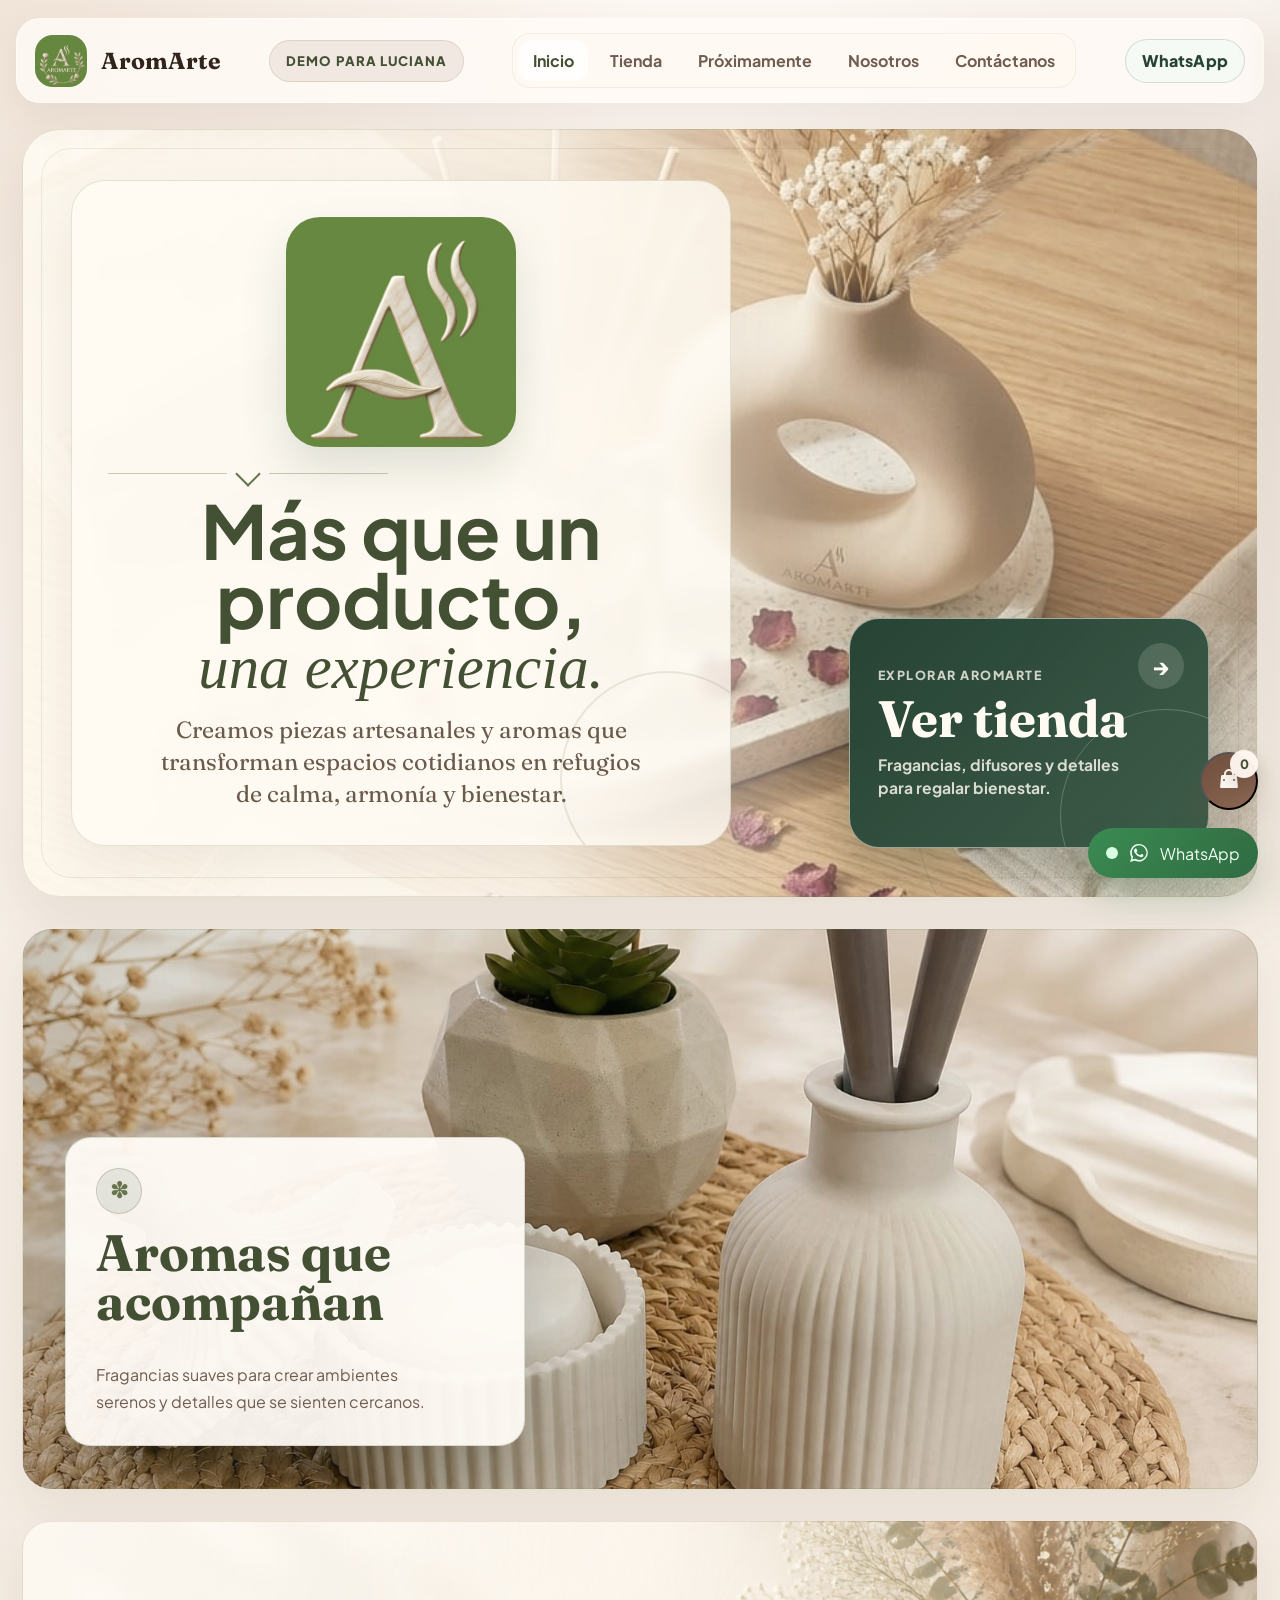
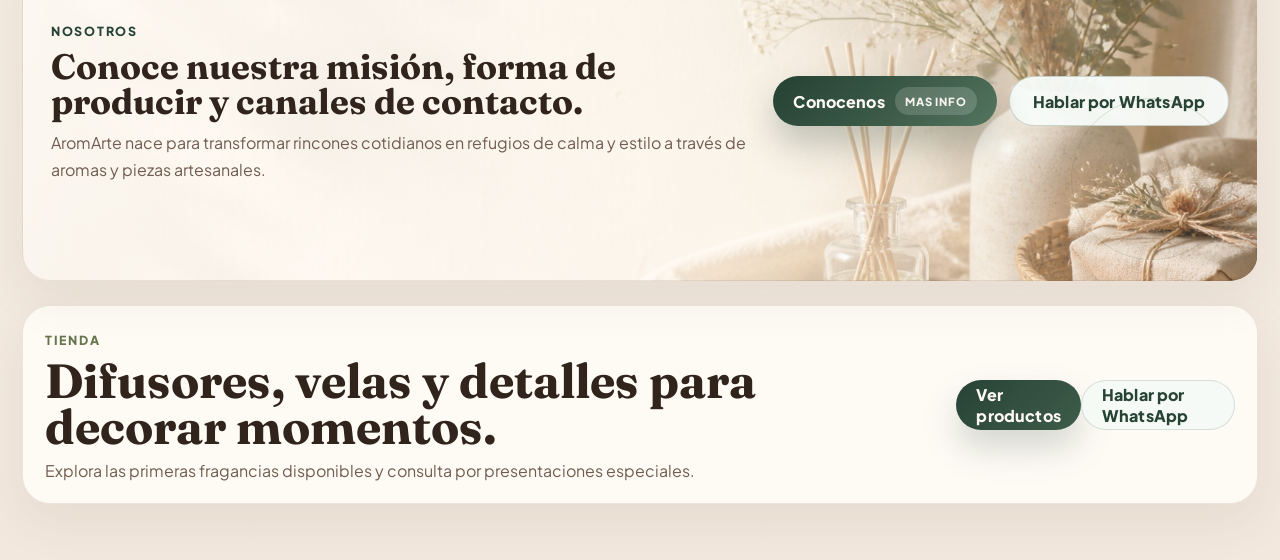
<file: index.html>
<!DOCTYPE html>
<html lang="es">
<head>
  <meta charset="UTF-8">
  <meta name="viewport" content="width=device-width, initial-scale=1.0">
  <title>AromArte | Aromas que decoran momentos</title>
  <link rel="preconnect" href="https://fonts.googleapis.com">
  <link rel="preconnect" href="https://fonts.gstatic.com" crossorigin>
  <link href="https://fonts.googleapis.com/css2?family=Fraunces:opsz,wght@9..144,600;9..144,700;9..144,800&family=Plus+Jakarta+Sans:wght@400;500;600;700;800&display=swap" rel="stylesheet">
  <link rel="stylesheet" href="styles.css?v=20260610b">
</head>
<body data-page="home">
  <div class="page-shell">
    <header class="topbar">
      <a class="brand" href="index.html" aria-label="Ir al inicio">
        <span class="brand-mark"><img src="assets/images/aromarte/logo.jpeg" alt="AromArte"></span>
        <div class="brand-copy">
          <strong>AromArte</strong>
        </div>
      </a>
      <div class="topbar-meta">
        <span class="demo-badge">Demo para Luciana</span>
        <button class="menu-toggle" id="menuToggle" type="button" aria-label="Abrir menu" aria-expanded="false" aria-controls="mainNav">
          <span class="menu-toggle-icon" aria-hidden="true">
            <span></span>
            <span></span>
            <span></span>
          </span>
          <span class="menu-toggle-text">Menu</span>
        </button>
      </div>
      <nav class="main-nav" id="mainNav" aria-label="Principal">
        <div class="nav-panel-header">
          <div>
            <span class="eyebrow">Navegación</span>
            <strong>Explora la tienda</strong>
          </div>
          <button class="nav-close" id="navClose" type="button" aria-label="Cerrar menu">x</button>
        </div>
        <a class="nav-link is-active" href="index.html">Inicio</a>
        <a class="nav-link" href="tienda.html">Tienda</a>
        <a class="nav-link" href="proximamente.html">Próximamente</a>
        <a class="nav-link" href="nosotros.html">Nosotros</a>
        <a class="nav-link" href="contactanos.html">Contáctanos</a>
        <a class="nav-link nav-link-mobile" data-whatsapp-link href="#" target="_blank" rel="noreferrer">WhatsApp</a>
      </nav>
      <div class="header-actions">
        <a class="button button-secondary button-small" data-whatsapp-link href="#" target="_blank" rel="noreferrer">WhatsApp</a>
      </div>
    </header>

    <main>
      <section class="aromarte-hero" id="inicio">
        <div class="aromarte-hero-copy">
          <div class="welcome-card">
            <img class="welcome-logo" src="assets/images/aromarte/logo-a.jpeg" alt="A de AromArte">
            <div class="ornament-divider" aria-hidden="true"><span></span><i></i><span></span></div>
            <h1>Más que un producto, <em>una experiencia.</em></h1>
            <p>Creamos piezas artesanales y aromas que transforman espacios cotidianos en refugios de calma, armonía y bienestar.</p>
          </div>
        </div>

        <div class="aromarte-hero-notes">
          <a class="hero-shop-card" href="tienda.html">
            <span class="hero-shop-kicker">Explorar AromArte</span>
            <strong>Ver tienda</strong>
            <small>Fragancias, difusores y detalles para regalar bienestar.</small>
          </a>
        </div>
      </section>

      <section class="aromarte-story-band aromarte-story-band-single">
        <article class="story-panel story-panel-calm story-panel-carousel" aria-label="Beneficios de AromArte">
          <div class="story-carousel" data-story-carousel>
            <article class="story-carousel-card is-active">
              <span class="line-icon line-icon-flower" aria-hidden="true"></span>
              <h2>Aromas que acompañan</h2>
              <p>Fragancias suaves para crear ambientes serenos y detalles que se sienten cercanos.</p>
            </article>
            <article class="story-carousel-card">
              <span class="line-icon line-icon-recycle" aria-hidden="true"></span>
              <h2>Producción consciente</h2>
              <p>Elegimos materiales, procesos y proveedores con una mirada responsable y duradera.</p>
            </article>
            <article class="story-carousel-card">
              <span class="line-icon line-icon-house" aria-hidden="true"></span>
              <h2>Ayuda para elegir</h2>
              <p>Te orientamos sobre fragancias, formatos y usos para cada espacio o regalo.</p>
            </article>
          </div>
        </article>
      </section>

      <section class="about-preview-section">
        <article class="about-preview-card about-preview-editorial">
          <div>
            <span class="eyebrow about-preview-eyebrow">Nosotros</span>
            <h2>Conoce nuestra misión, forma de producir y canales de contacto.</h2>
            <p>AromArte nace para transformar rincones cotidianos en refugios de calma y estilo a través de aromas y piezas artesanales.</p>
          </div>
          <div class="cta-actions about-preview-actions">
            <a class="button button-primary about-preview-primary" href="nosotros.html">Conocenos</a>
            <a class="button button-secondary about-preview-secondary" data-whatsapp-link href="#" target="_blank" rel="noreferrer">Hablar por WhatsApp</a>
          </div>
        </article>
      </section>

      <section class="cta-banner">
        <div>
          <span class="eyebrow">Tienda</span>
          <h2>Difusores, velas y detalles para decorar momentos.</h2>
          <p>Explora las primeras fragancias disponibles y consulta por presentaciones especiales.</p>
        </div>
        <div class="cta-actions">
          <a class="button button-primary" href="tienda.html">Ver productos</a>
          <a class="button button-secondary" id="bannerWhatsapp" href="#" target="_blank" rel="noreferrer">Hablar por WhatsApp</a>
        </div>
      </section>
    </main>
  </div>

  <aside class="cart-drawer" id="cartDrawer" aria-hidden="true">
    <div class="cart-header">
      <div>
        <span class="eyebrow">Compra</span>
        <h2>Tu carrito</h2>
      </div>
      <button class="icon-button" id="closeCart" type="button" aria-label="Cerrar carrito">x</button>
    </div>
    <div class="cart-items" id="cartItems"></div>
    <div class="cart-summary">
      <div><span>Subtotal</span><strong id="cartSubtotal">$0</strong></div>
      <div><span>Envío</span><strong id="cartShipping">$0</strong></div>
      <div class="cart-total"><span>Total</span><strong id="cartTotal">$0</strong></div>
      <button class="button button-primary button-full" id="checkoutButton" type="button">Finalizar compra</button>
      <a class="button button-secondary button-full" href="tienda.html">Ver estado de tienda</a>
    </div>
    <div class="checkout-panel" id="checkoutPanel" hidden>
      <div class="checkout-heading">
        <div>
          <span class="eyebrow">Compra</span>
          <h3>Datos para el pedido</h3>
        </div>
        <button class="button button-ghost button-small" id="backToCart" type="button">Volver</button>
      </div>
      <form class="checkout-form" id="checkoutForm">
        <label>
          <span>Nombre completo</span>
          <input id="checkoutName" name="name" type="text" placeholder="Tu nombre" required>
        </label>
        <label>
          <span>Telefono</span>
          <input id="checkoutPhone" name="phone" type="tel" placeholder="300 123 4567" required>
        </label>
        <label>
          <span>Correo</span>
          <input id="checkoutEmail" name="email" type="email" placeholder="tu@email.com" required>
        </label>
        <label>
          <span>Ciudad</span>
          <input id="checkoutCity" name="city" type="text" placeholder="Ciudad de entrega" required>
        </label>
        <label>
          <span>Dirección de entrega</span>
          <input id="checkoutAddress" name="address" type="text" placeholder="Calle, altura y referencia" required>
        </label>
        <label>
          <span>Pago</span>
          <select id="checkoutPayment" name="payment" required>
            <option value="transferencia">Transferencia</option>
            <option value="tarjeta">Tarjeta</option>
            <option value="contraentrega">Contraentrega coordinada</option>
          </select>
        </label>
        <label>
          <span>Notas del pedido</span>
          <textarea id="checkoutNotes" name="notes" rows="3" placeholder="Ej. subir a un tercer piso o llamar antes de entregar"></textarea>
        </label>
        <div class="checkout-review" id="checkoutReview"></div>
        <div class="checkout-actions">
          <button class="button button-primary button-full" id="confirmCheckout" type="submit">Confirmar pedido</button>
        </div>
      </form>
      <div class="checkout-success" id="checkoutSuccess" hidden></div>
    </div>
  </aside>

  <section class="product-modal" id="productModal" aria-hidden="true">
    <div class="product-modal-card" role="dialog" aria-modal="true" aria-labelledby="modalTitle">
      <button class="icon-button modal-close" id="closeModal" type="button" aria-label="Cerrar detalle">x</button>
      <div class="product-modal-media">
        <img id="modalImage" alt="">
      </div>
      <div class="product-modal-body">
        <span class="eyebrow" id="modalCategory">Categoria</span>
        <h2 id="modalTitle">Producto</h2>
        <p id="modalDescription"></p>
        <div class="modal-tags" id="modalTags"></div>
        <div class="modal-meta">
          <div>
            <strong id="modalPrice">$0</strong>
            <span id="modalInstallments"></span>
          </div>
          <span class="modal-rating" id="modalRating">&#9733; 0.0</span>
        </div>
        <div class="modal-actions">
          <button class="button button-primary" id="modalAddToCart" type="button">Agregar al carrito</button>
          <a class="button button-whatsapp" id="modalWhatsapp" href="#" target="_blank" rel="noreferrer">Consultar por WhatsApp</a>
        </div>
      </div>
    </div>
  </section>

  <a class="whatsapp-float" data-whatsapp-link href="#" target="_blank" rel="noreferrer" aria-label="Contactar por WhatsApp">
    <svg class="float-icon" viewBox="0 0 24 24" aria-hidden="true">
      <path d="M12 2.2a9.6 9.6 0 0 0-8.2 14.6L2.3 21.7l5-1.5A9.6 9.6 0 1 0 12 2.2Zm0 17.4c-1.4 0-2.8-.4-4-1.2l-.3-.2-3 .9.9-2.9-.2-.3a8 8 0 1 1 6.6 3.7Zm4.4-5.9c-.2-.1-1.3-.6-1.5-.6s-.4-.1-.6.2-.7.9-.8 1-.3.2-.6.1c-.3-.1-1.2-.4-2.2-1.3-.8-.7-1.3-1.5-1.4-1.8-.1-.3 0-.4.1-.6l.4-.4c.1-.1.2-.3.3-.4.1-.2.1-.3 0-.5 0-.1-.6-1.4-.8-1.9-.2-.5-.4-.4-.6-.4h-.5c-.2 0-.5.1-.7.4s-.9.8-.9 2 .9 2.3 1 2.4c.1.2 1.8 2.9 4.5 4 .6.3 1.1.4 1.4.5.6.2 1.2.2 1.6.1.5-.1 1.3-.5 1.5-1 .2-.5.2-1 .2-1.1s-.2-.2-.4-.3Z"/>
    </svg>
    <span class="float-label">WhatsApp</span>
  </a>
  <button class="cart-float" id="cartButton" type="button" aria-label="Abrir carrito">
    <svg class="float-icon" viewBox="0 0 24 24" aria-hidden="true">
      <path d="M7 6V5a5 5 0 0 1 10 0v1h1.9a1 1 0 0 1 1 .9l1 11a1 1 0 0 1-1 1.1H4.1a1 1 0 0 1-1-1.1l1-11a1 1 0 0 1 1-.9H7Zm2 0h6V5a3 3 0 0 0-6 0v1Zm-2 4a1 1 0 1 0 0 2 1 1 0 0 0 0-2Zm10 0a1 1 0 1 0 0 2 1 1 0 0 0 0-2Z"/>
    </svg>
    <span class="cart-count" id="cartCount">0</span>
  </button>
  <div class="toast" id="toast" aria-live="polite" aria-atomic="true"></div>
  <div class="overlay" id="overlay" hidden></div>

  <template id="productCardTemplate">
    <article class="product-card">
      <div class="product-media">
        <span class="product-badge"></span>
        <img alt="" loading="lazy">
      </div>
      <div class="product-body">
        <div class="product-meta">
          <span class="product-category"></span>
          <span class="product-rating"></span>
        </div>
        <h3 class="product-name"></h3>
        <p class="product-description"></p>
        <div class="product-tags"></div>
        <div class="product-footer">
          <div class="product-price-box">
            <strong class="product-price"></strong>
            <span class="product-installments"></span>
          </div>
          <div class="product-financing">
            <span class="product-promo-headline"></span>
            <div class="product-payment-logos"></div>
            <span class="product-transfer-price"></span>
          </div>
        </div>
        <div class="product-actions">
          <button class="button button-secondary view-product" type="button">Ver producto</button>
          <button class="button button-primary add-to-cart" type="button">Agregar</button>
        </div>
      </div>
    </article>
  </template>

  <template id="featuredCardTemplate">
    <article class="featured-card">
      <div class="featured-media">
        <img alt="" loading="lazy">
        <span class="featured-pill">Llega pronto</span>
      </div>
      <div class="featured-content">
        <div>
          <span class="eyebrow">Próximamente</span>
          <h3 class="featured-name"></h3>
          <p class="featured-copy"></p>
        </div>
      </div>
      <div class="featured-footer">
        <span class="featured-price"></span>
        <button class="button button-secondary featured-action" type="button">Ver producto</button>
      </div>
    </article>
  </template>

  <template id="categoryCardTemplate">
    <a class="category-card" href="#">
      <span class="category-card-label"></span>
      <strong class="category-card-title"></strong>
      <p class="category-card-copy"></p>
      <span class="category-card-link">Ver productos</span>
    </a>
  </template>

  <script src="data.js?v=20260610a"></script>
  <script src="store.js?v=20260401c"></script>
  <script src="home.js?v=20260609b"></script>
</body>
</html>
</file>
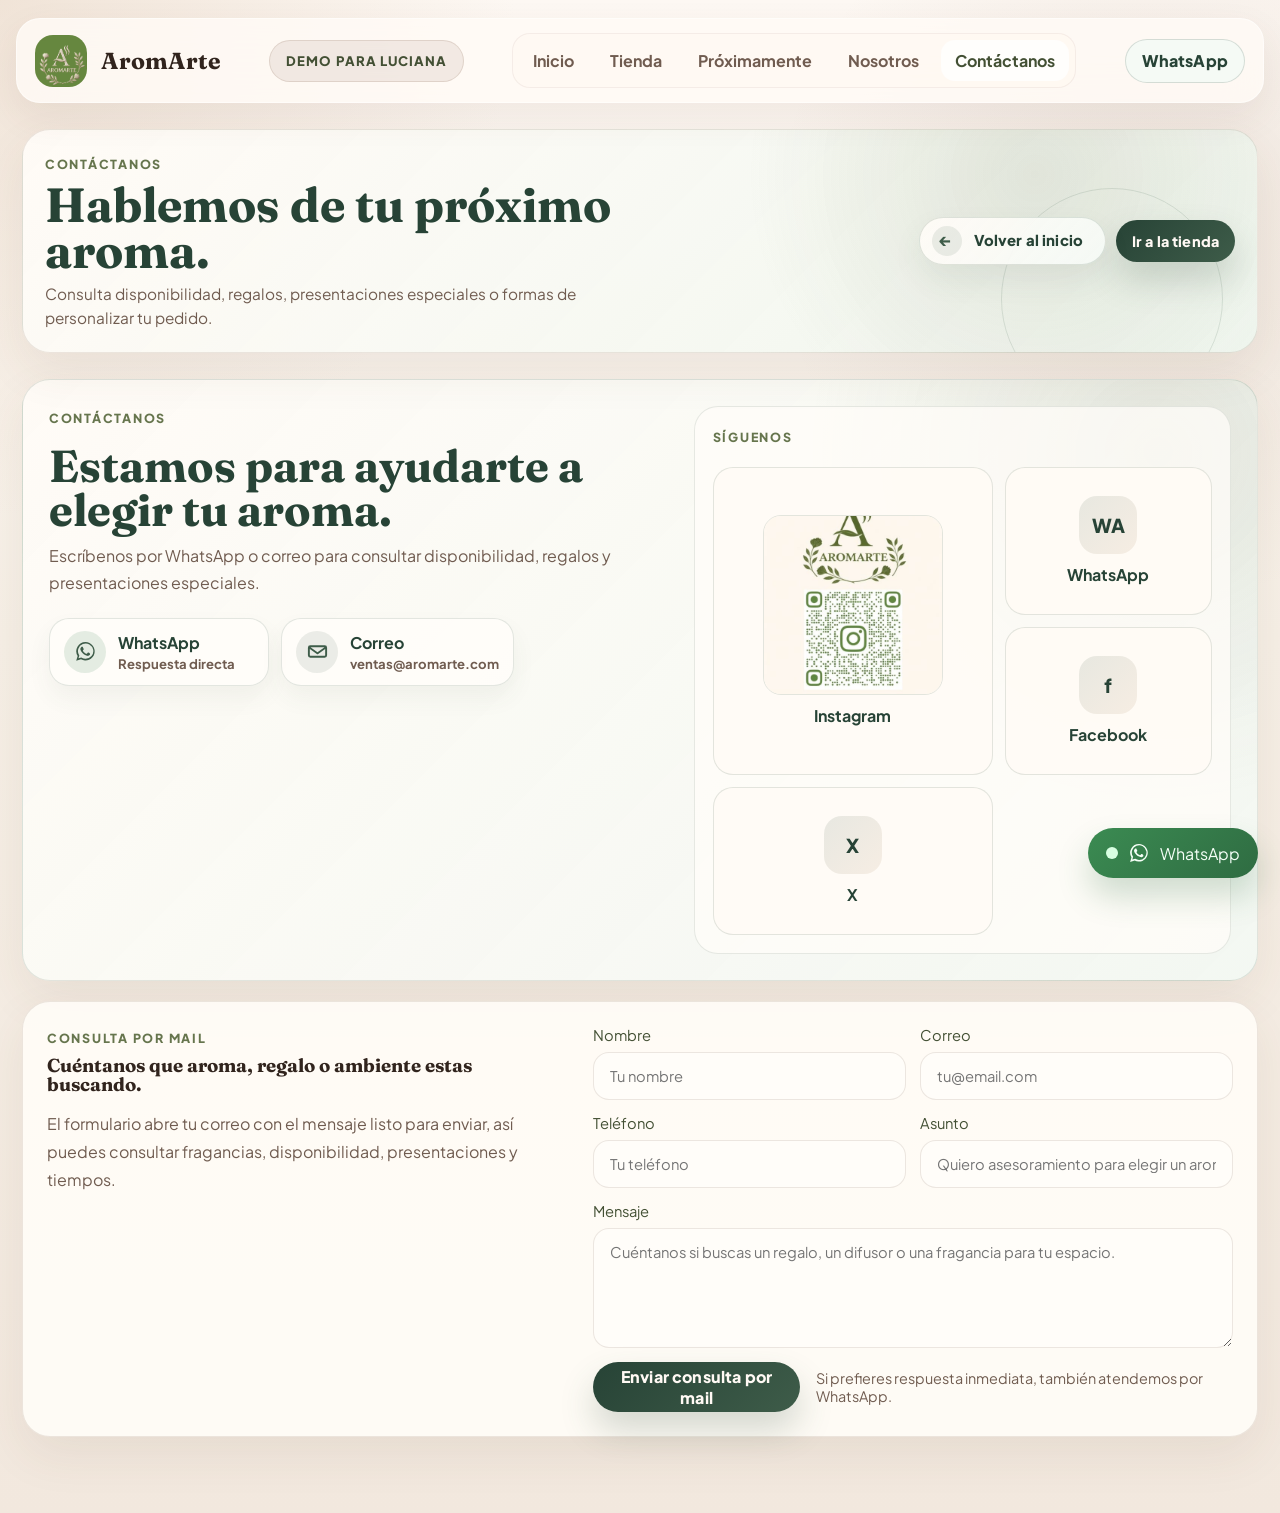
<file: contactanos.html>
<!DOCTYPE html>
<html lang="es">
<head>
  <meta charset="UTF-8">
  <meta name="viewport" content="width=device-width, initial-scale=1.0">
  <title>AromArte | Contáctanos</title>
  <link rel="preconnect" href="https://fonts.googleapis.com">
  <link rel="preconnect" href="https://fonts.gstatic.com" crossorigin>
  <link href="https://fonts.googleapis.com/css2?family=Fraunces:opsz,wght@9..144,600;9..144,700;9..144,800&family=Plus+Jakarta+Sans:wght@400;500;600;700;800&display=swap" rel="stylesheet">
  <link rel="stylesheet" href="styles.css?v=20260610b">
</head>
<body data-page="contact">
  <div class="page-shell">
    <header class="topbar">
      <a class="brand" href="index.html" aria-label="Ir al inicio">
        <span class="brand-mark"><img src="assets/images/aromarte/logo.jpeg" alt="AromArte"></span>
        <div class="brand-copy">
          <strong>AromArte</strong>
        </div>
      </a>
      <div class="topbar-meta">
        <span class="demo-badge">Demo para Luciana</span>
        <button class="menu-toggle" id="menuToggle" type="button" aria-label="Abrir menu" aria-expanded="false" aria-controls="mainNav">
          <span class="menu-toggle-icon" aria-hidden="true">
            <span></span>
            <span></span>
            <span></span>
          </span>
          <span class="menu-toggle-text">Menu</span>
        </button>
      </div>
      <nav class="main-nav" id="mainNav" aria-label="Principal">
        <div class="nav-panel-header">
          <div>
            <span class="eyebrow">Navegación</span>
            <strong>Conoce la tienda</strong>
          </div>
          <button class="nav-close" id="navClose" type="button" aria-label="Cerrar menu">x</button>
        </div>
        <a class="nav-link" href="index.html">Inicio</a>
        <a class="nav-link" href="tienda.html">Tienda</a>
        <a class="nav-link" href="proximamente.html">Próximamente</a>
        <a class="nav-link" href="nosotros.html">Nosotros</a>
        <a class="nav-link is-active" href="contactanos.html">Contáctanos</a>
        <a class="nav-link nav-link-mobile" data-whatsapp-link href="#" target="_blank" rel="noreferrer">WhatsApp</a>
      </nav>
      <div class="header-actions">
        <a class="button button-secondary button-small" data-whatsapp-link href="#" target="_blank" rel="noreferrer">WhatsApp</a>
      </div>
    </header>

    <main>
      <section class="shop-hero about-hero">
        <div>
          <span class="eyebrow">Contáctanos</span>
          <h1>Hablemos de tu próximo aroma.</h1>
          <p>Consulta disponibilidad, regalos, presentaciones especiales o formas de personalizar tu pedido.</p>
        </div>
        <div class="shop-hero-actions">
          <a class="button button-return" href="index.html">Volver al inicio</a>
          <a class="button button-primary" href="tienda.html">Ir a la tienda</a>
        </div>
      </section>

      <section class="about-section">
        <section class="contact-us-section" aria-labelledby="contactUsTitle">
          <div class="contact-us-copy">
            <span class="eyebrow">Contáctanos</span>
            <h2 id="contactUsTitle">Estamos para ayudarte a elegir tu aroma.</h2>
            <p>Escríbenos por WhatsApp o correo para consultar disponibilidad, regalos y presentaciones especiales.</p>
            <div class="contact-us-actions">
              <a class="contact-action contact-action-whatsapp" data-whatsapp-link href="#" target="_blank" rel="noreferrer">
                <span class="contact-action-icon" aria-hidden="true">
                  <svg viewBox="0 0 24 24">
                    <path d="M12 2.2a9.6 9.6 0 0 0-8.2 14.6L2.3 21.7l5-1.5A9.6 9.6 0 1 0 12 2.2Zm0 17.4c-1.4 0-2.8-.4-4-1.2l-.3-.2-3 .9.9-2.9-.2-.3a8 8 0 1 1 6.6 3.7Zm4.4-5.9c-.2-.1-1.3-.6-1.5-.6s-.4-.1-.6.2-.7.9-.8 1-.3.2-.6.1c-.3-.1-1.2-.4-2.2-1.3-.8-.7-1.3-1.5-1.4-1.8-.1-.3 0-.4.1-.6l.4-.4c.1-.1.2-.3.3-.4.1-.2.1-.3 0-.5 0-.1-.6-1.4-.8-1.9-.2-.5-.4-.4-.6-.4h-.5c-.2 0-.5.1-.7.4s-.9.8-.9 2 .9 2.3 1 2.4c.1.2 1.8 2.9 4.5 4 .6.3 1.1.4 1.4.5.6.2 1.2.2 1.6.1.5-.1 1.3-.5 1.5-1 .2-.5.2-1 .2-1.1s-.2-.2-.4-.3Z"/>
                  </svg>
                </span>
                <span><strong>WhatsApp</strong><small>Respuesta directa</small></span>
              </a>
              <a class="contact-action" data-contact-email href="mailto:ventas@aromarte.com">
                <span class="contact-action-icon" aria-hidden="true">
                  <svg viewBox="0 0 24 24">
                    <path d="M4.5 5.5h15A2.5 2.5 0 0 1 22 8v8a2.5 2.5 0 0 1-2.5 2.5h-15A2.5 2.5 0 0 1 2 16V8a2.5 2.5 0 0 1 2.5-2.5Zm.2 2 7.3 5.3 7.3-5.3H4.7Zm15.3 2-7.3 5.2a1.2 1.2 0 0 1-1.4 0L4 9.5V16c0 .3.2.5.5.5h15c.3 0 .5-.2.5-.5V9.5Z"/>
                  </svg>
                </span>
                <span><strong>Correo</strong><small>ventas@aromarte.com</small></span>
              </a>
            </div>
          </div>

          <div class="follow-card">
            <span class="eyebrow">Síguenos</span>
            <div class="follow-grid">
              <a class="follow-item follow-item-instagram" href="https://www.instagram.com/aromarte" target="_blank" rel="noreferrer">
                <img src="assets/images/aromarte/instagram-qr.jpeg" alt="QR de Instagram AromArte" loading="lazy">
                <strong>Instagram</strong>
              </a>
              <a class="follow-item follow-item-placeholder" data-whatsapp-link href="#" target="_blank" rel="noreferrer">
                <span class="follow-placeholder-mark">WA</span>
                <strong>WhatsApp</strong>
              </a>
              <a class="follow-item follow-item-placeholder" href="#" aria-label="Facebook próximamente">
                <span class="follow-placeholder-mark">f</span>
                <strong>Facebook</strong>
              </a>
              <a class="follow-item follow-item-placeholder" href="#" aria-label="X próximamente">
                <span class="follow-placeholder-mark">X</span>
                <strong>X</strong>
              </a>
            </div>
          </div>
        </section>

        <article class="contact-form-card">
          <div class="contact-form-copy">
            <span class="eyebrow">Consulta por mail</span>
            <h3>Cuéntanos que aroma, regalo o ambiente estas buscando.</h3>
            <p>El formulario abre tu correo con el mensaje listo para enviar, así puedes consultar fragancias, disponibilidad, presentaciones y tiempos.</p>
          </div>
          <form class="contact-form" id="contactForm">
            <label>
              <span>Nombre</span>
              <input id="contactName" name="name" type="text" placeholder="Tu nombre" required>
            </label>
            <label>
              <span>Correo</span>
              <input id="contactEmail" name="email" type="email" placeholder="tu@email.com" required>
            </label>
            <label>
              <span>Teléfono</span>
              <input id="contactPhone" name="phone" type="tel" placeholder="Tu teléfono">
            </label>
            <label>
              <span>Asunto</span>
              <input id="contactSubject" name="subject" type="text" placeholder="Quiero asesoramiento para elegir un aroma" required>
            </label>
            <label class="contact-form-message">
              <span>Mensaje</span>
              <textarea id="contactMessage" name="message" rows="5" placeholder="Cuéntanos si buscas un regalo, un difusor o una fragancia para tu espacio." required></textarea>
            </label>
            <div class="contact-form-actions">
              <button class="button button-primary" type="submit">Enviar consulta por mail</button>
              <p id="contactFeedback">Si prefieres respuesta inmediata, también atendemos por WhatsApp.</p>
            </div>
          </form>
        </article>
      </section>
    </main>
  </div>

  <a class="whatsapp-float" data-whatsapp-link href="#" target="_blank" rel="noreferrer" aria-label="Contactar por WhatsApp">
    <svg class="float-icon" viewBox="0 0 24 24" aria-hidden="true">
      <path d="M12 2.2a9.6 9.6 0 0 0-8.2 14.6L2.3 21.7l5-1.5A9.6 9.6 0 1 0 12 2.2Zm0 17.4c-1.4 0-2.8-.4-4-1.2l-.3-.2-3 .9.9-2.9-.2-.3a8 8 0 1 1 6.6 3.7Zm4.4-5.9c-.2-.1-1.3-.6-1.5-.6s-.4-.1-.6.2-.7.9-.8 1-.3.2-.6.1c-.3-.1-1.2-.4-2.2-1.3-.8-.7-1.3-1.5-1.4-1.8-.1-.3 0-.4.1-.6l.4-.4c.1-.1.2-.3.3-.4.1-.2.1-.3 0-.5 0-.1-.6-1.4-.8-1.9-.2-.5-.4-.4-.6-.4h-.5c-.2 0-.5.1-.7.4s-.9.8-.9 2 .9 2.3 1 2.4c.1.2 1.8 2.9 4.5 4 .6.3 1.1.4 1.4.5.6.2 1.2.2 1.6.1.5-.1 1.3-.5 1.5-1 .2-.5.2-1 .2-1.1s-.2-.2-.4-.3Z"/>
    </svg>
    <span class="float-label">WhatsApp</span>
  </a>
  <div class="toast" id="toast" aria-live="polite" aria-atomic="true"></div>
  <div class="overlay" id="overlay" hidden></div>

  <script src="data.js?v=20260610a"></script>
  <script src="store.js?v=20260401c"></script>
  <script src="about.js?v=20260526d"></script>
</body>
</html>
</file>
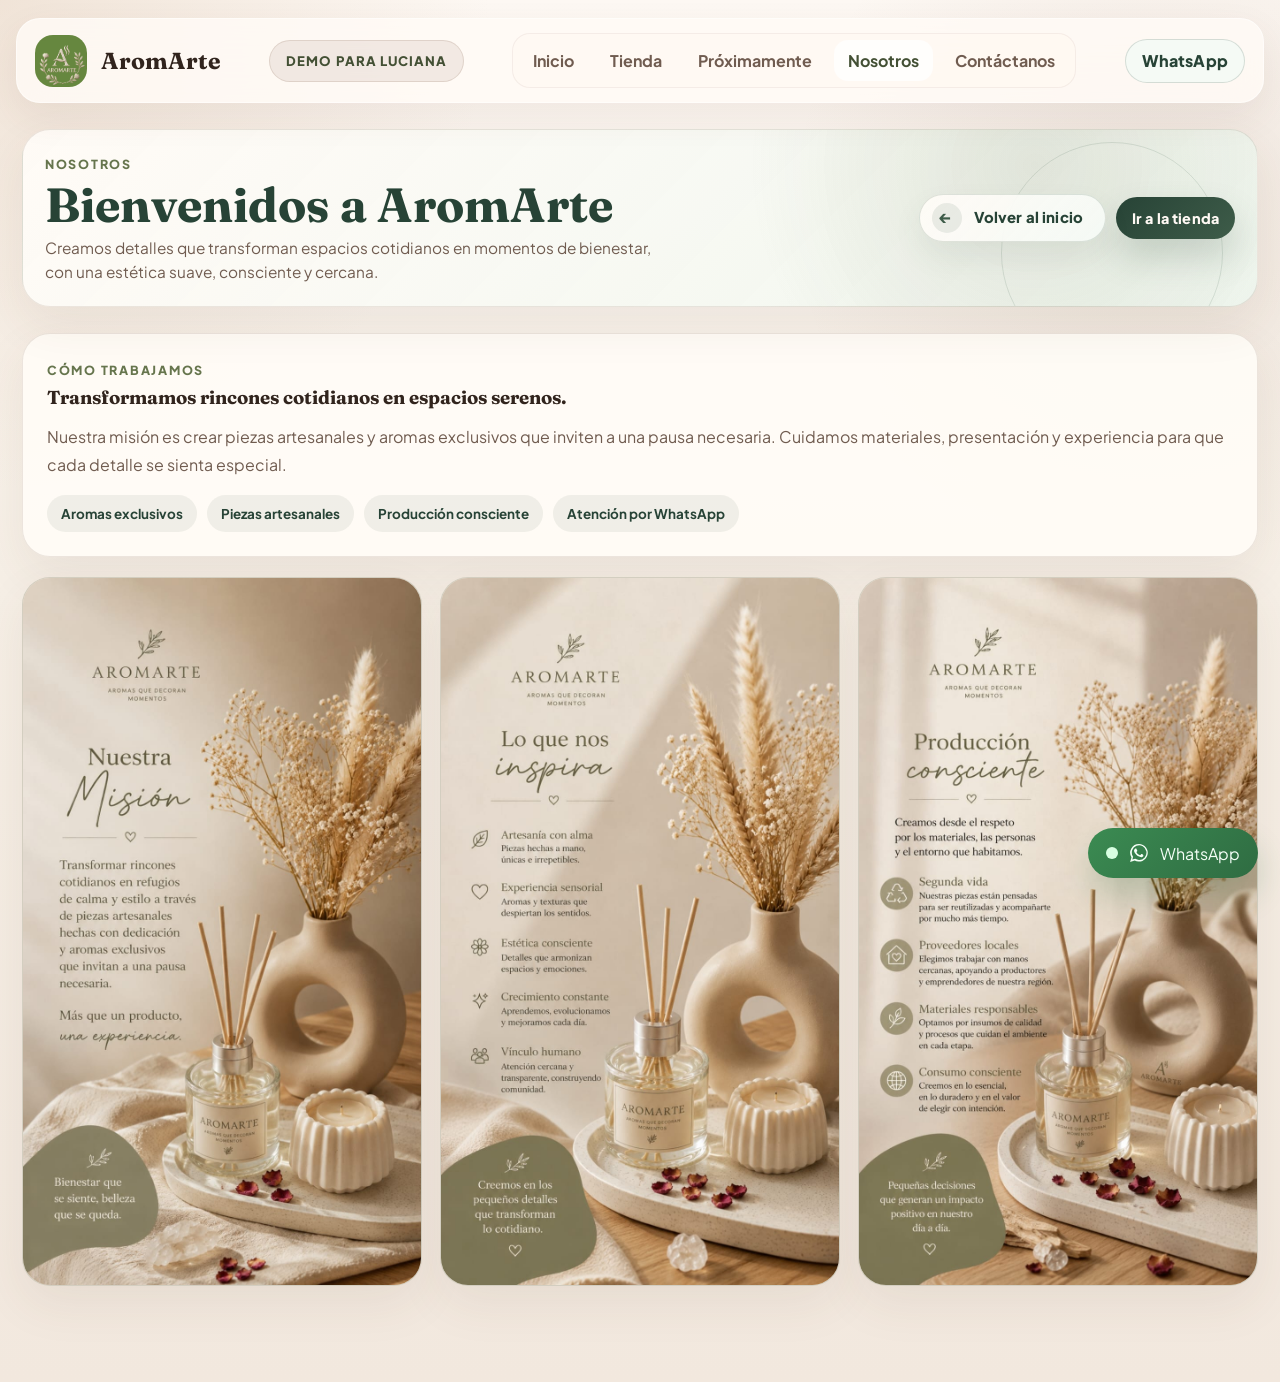
<file: nosotros.html>
<!DOCTYPE html>
<html lang="es">
<head>
  <meta charset="UTF-8">
  <meta name="viewport" content="width=device-width, initial-scale=1.0">
  <title>AromArte | Nosotros</title>
  <link rel="preconnect" href="https://fonts.googleapis.com">
  <link rel="preconnect" href="https://fonts.gstatic.com" crossorigin>
  <link href="https://fonts.googleapis.com/css2?family=Fraunces:opsz,wght@9..144,600;9..144,700;9..144,800&family=Plus+Jakarta+Sans:wght@400;500;600;700;800&display=swap" rel="stylesheet">
  <link rel="stylesheet" href="styles.css?v=20260610b">
</head>
<body data-page="about">
  <div class="page-shell">
    <header class="topbar">
      <a class="brand" href="index.html" aria-label="Ir al inicio">
        <span class="brand-mark"><img src="assets/images/aromarte/logo.jpeg" alt="AromArte"></span>
        <div class="brand-copy">
          <strong>AromArte</strong>
        </div>
      </a>
      <div class="topbar-meta">
        <span class="demo-badge">Demo para Luciana</span>
        <button class="menu-toggle" id="menuToggle" type="button" aria-label="Abrir menu" aria-expanded="false" aria-controls="mainNav">
          <span class="menu-toggle-icon" aria-hidden="true">
            <span></span>
            <span></span>
            <span></span>
          </span>
          <span class="menu-toggle-text">Menu</span>
        </button>
      </div>
      <nav class="main-nav" id="mainNav" aria-label="Principal">
        <div class="nav-panel-header">
          <div>
            <span class="eyebrow">Navegación</span>
            <strong>Conoce la tienda</strong>
          </div>
          <button class="nav-close" id="navClose" type="button" aria-label="Cerrar menu">x</button>
        </div>
        <a class="nav-link" href="index.html">Inicio</a>
        <a class="nav-link" href="tienda.html">Tienda</a>
        <a class="nav-link" href="proximamente.html">Próximamente</a>
        <a class="nav-link is-active" href="nosotros.html">Nosotros</a>
        <a class="nav-link" href="contactanos.html">Contáctanos</a>
        <a class="nav-link nav-link-mobile" data-whatsapp-link href="#" target="_blank" rel="noreferrer">WhatsApp</a>
      </nav>
      <div class="header-actions">
        <a class="button button-secondary button-small" data-whatsapp-link href="#" target="_blank" rel="noreferrer">WhatsApp</a>
      </div>
    </header>

    <main>
      <section class="shop-hero about-hero">
        <div>
          <span class="eyebrow">Nosotros</span>
          <h1>Bienvenidos a AromArte</h1>
          <p>Creamos detalles que transforman espacios cotidianos en momentos de bienestar, con una estética suave, consciente y cercana.</p>
        </div>
        <div class="shop-hero-actions">
          <a class="button button-return" href="index.html">Volver al inicio</a>
          <a class="button button-primary" href="tienda.html">Ir a la tienda</a>
        </div>
      </section>

      <section class="about-section">
        <div class="about-layout">
          <article class="about-story">
            <span class="eyebrow">Cómo trabajamos</span>
            <h3>Transformamos rincones cotidianos en espacios serenos.</h3>
            <p>Nuestra misión es crear piezas artesanales y aromas exclusivos que inviten a una pausa necesaria. Cuidamos materiales, presentación y experiencia para que cada detalle se sienta especial.</p>
            <div class="about-points">
              <span>Aromas exclusivos</span>
              <span>Piezas artesanales</span>
              <span>Producción consciente</span>
              <span>Atención por WhatsApp</span>
            </div>
          </article>

        </div>

        <section class="about-interactive-cards" aria-label="Valores de AromArte">
          <article class="about-interactive-card" data-reveal-card tabindex="0" aria-label="Nuestra misión">
            <img src="assets/images/aromarte/mission.jpg" alt="Nuestra misión" loading="lazy">
          </article>
          <article class="about-interactive-card" data-reveal-card tabindex="0" aria-label="Lo que nos inspira">
            <img src="assets/images/aromarte/detalle-producto.jpg" alt="Lo que nos inspira" loading="lazy">
          </article>
          <article class="about-interactive-card" data-reveal-card tabindex="0" aria-label="Producción consciente">
            <img src="assets/images/aromarte/produccion-consciente.jpg" alt="Producción consciente" loading="lazy">
          </article>
        </section>

      </section>
    </main>
  </div>

  <a class="whatsapp-float" data-whatsapp-link href="#" target="_blank" rel="noreferrer" aria-label="Contactar por WhatsApp">
    <svg class="float-icon" viewBox="0 0 24 24" aria-hidden="true">
      <path d="M12 2.2a9.6 9.6 0 0 0-8.2 14.6L2.3 21.7l5-1.5A9.6 9.6 0 1 0 12 2.2Zm0 17.4c-1.4 0-2.8-.4-4-1.2l-.3-.2-3 .9.9-2.9-.2-.3a8 8 0 1 1 6.6 3.7Zm4.4-5.9c-.2-.1-1.3-.6-1.5-.6s-.4-.1-.6.2-.7.9-.8 1-.3.2-.6.1c-.3-.1-1.2-.4-2.2-1.3-.8-.7-1.3-1.5-1.4-1.8-.1-.3 0-.4.1-.6l.4-.4c.1-.1.2-.3.3-.4.1-.2.1-.3 0-.5 0-.1-.6-1.4-.8-1.9-.2-.5-.4-.4-.6-.4h-.5c-.2 0-.5.1-.7.4s-.9.8-.9 2 .9 2.3 1 2.4c.1.2 1.8 2.9 4.5 4 .6.3 1.1.4 1.4.5.6.2 1.2.2 1.6.1.5-.1 1.3-.5 1.5-1 .2-.5.2-1 .2-1.1s-.2-.2-.4-.3Z"/>
    </svg>
    <span class="float-label">WhatsApp</span>
  </a>
  <div class="toast" id="toast" aria-live="polite" aria-atomic="true"></div>
  <div class="overlay" id="overlay" hidden></div>

  <script src="data.js?v=20260610a"></script>
  <script src="store.js?v=20260401c"></script>
  <script src="about.js?v=20260526d"></script>
</body>
</html>
</file>
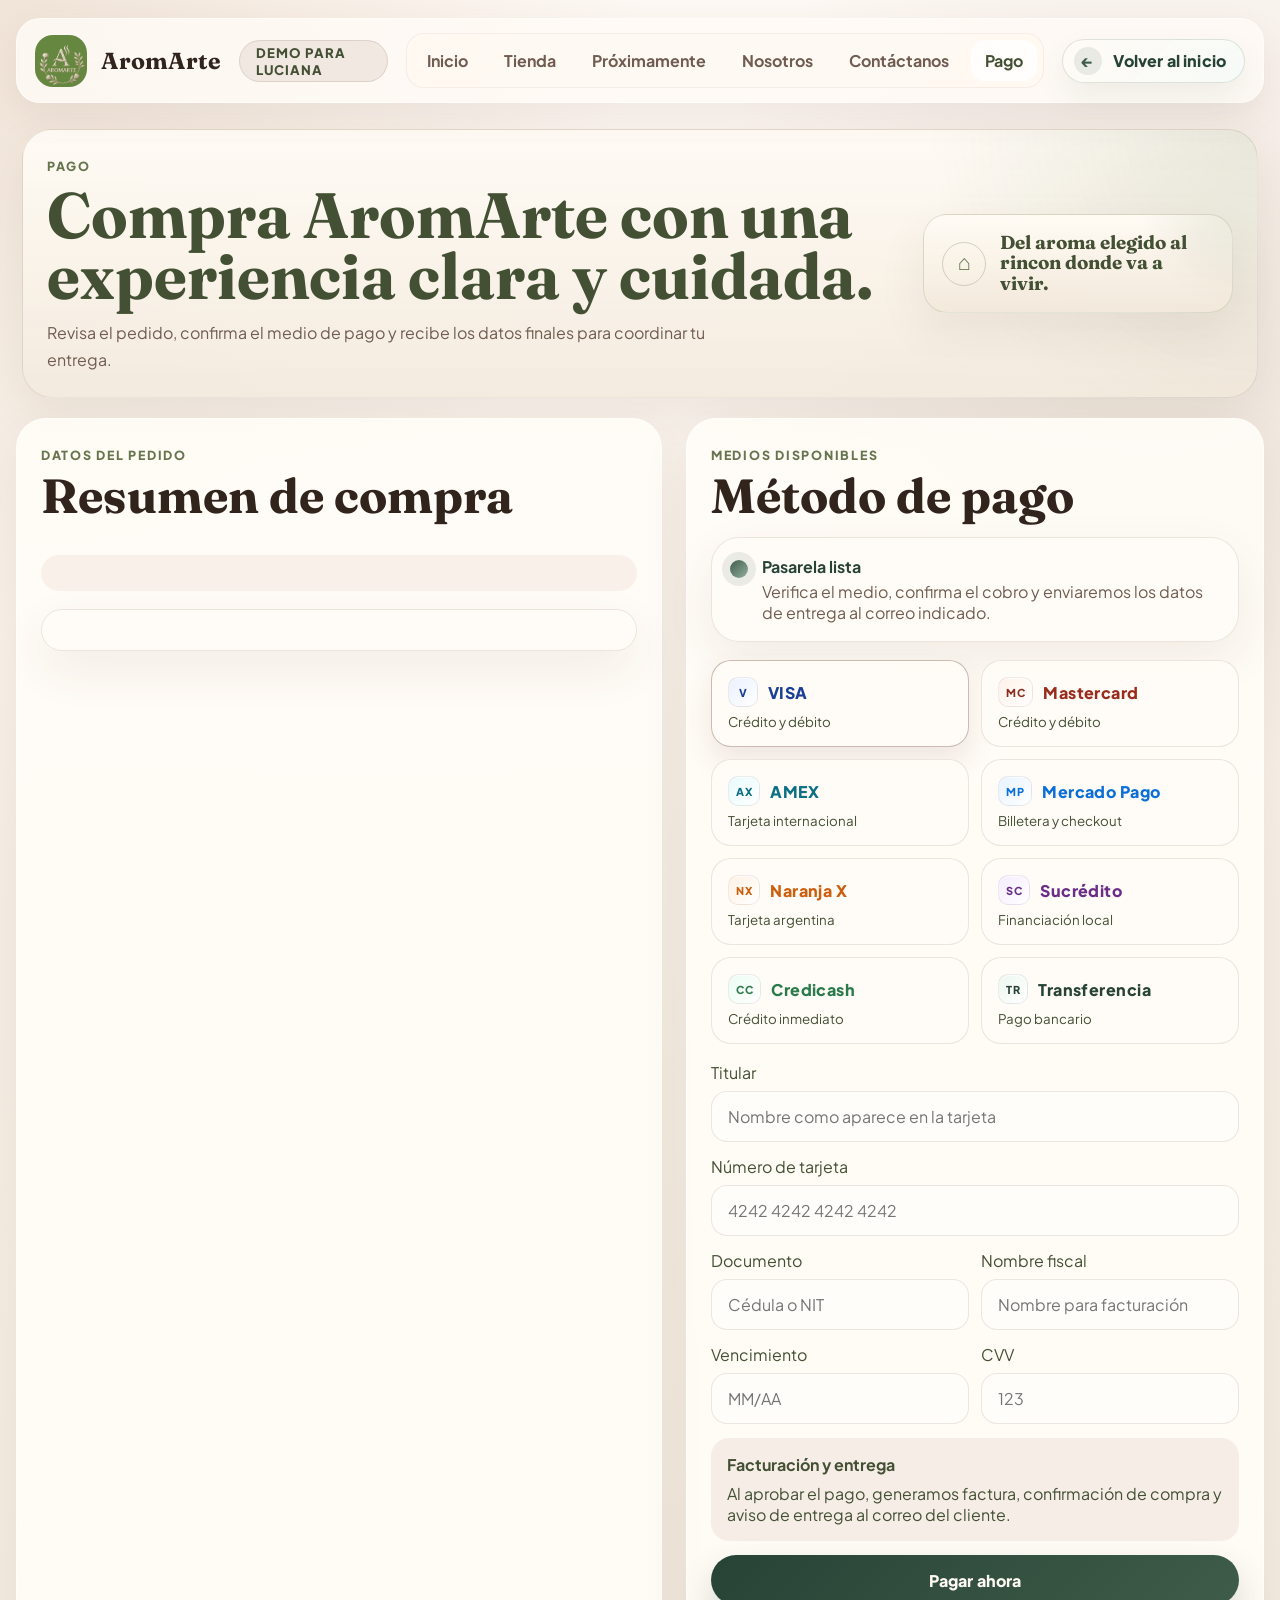
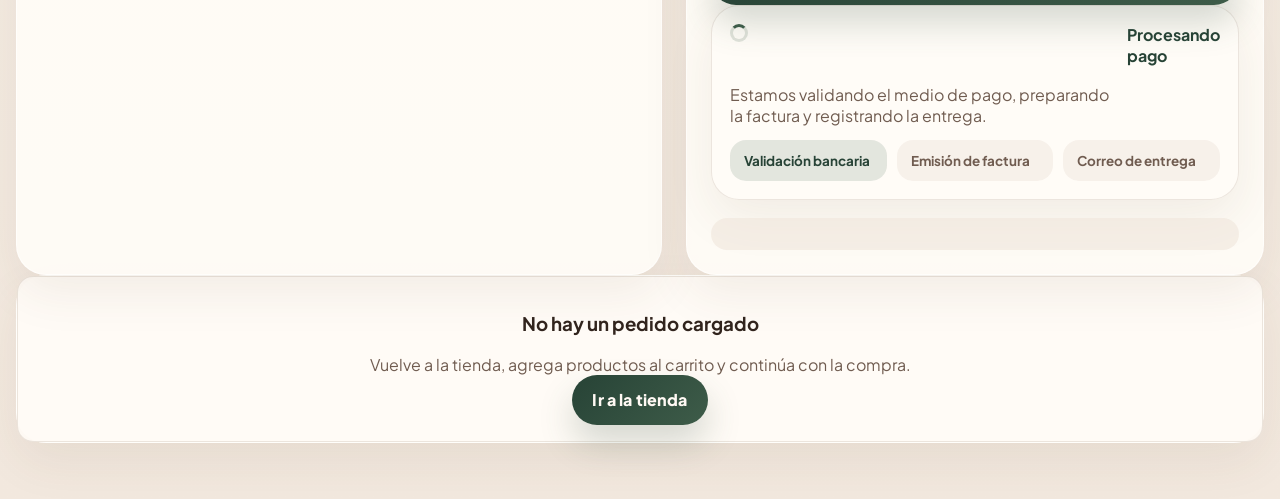
<file: pago.html>
<!DOCTYPE html>
<html lang="es">
<head>
  <meta charset="UTF-8">
  <meta name="viewport" content="width=device-width, initial-scale=1.0">
  <title>AromArte | Pago</title>
  <link rel="preconnect" href="https://fonts.googleapis.com">
  <link rel="preconnect" href="https://fonts.gstatic.com" crossorigin>
  <link href="https://fonts.googleapis.com/css2?family=Fraunces:opsz,wght@9..144,600;9..144,700;9..144,800&family=Plus+Jakarta+Sans:wght@400;500;600;700;800&display=swap" rel="stylesheet">
  <link rel="stylesheet" href="styles.css?v=20260610b">
</head>
<body data-page="payment">
  <div class="page-shell">
    <header class="topbar">
      <a class="brand" href="index.html" aria-label="Ir al inicio">
        <span class="brand-mark"><img src="assets/images/aromarte/logo.jpeg" alt="AromArte"></span>
        <div class="brand-copy">
          <strong>AromArte</strong>
        </div>
      </a>
      <div class="topbar-meta">
        <span class="demo-badge">Demo para Luciana</span>
        <button class="menu-toggle" id="menuToggle" type="button" aria-label="Abrir menu" aria-expanded="false" aria-controls="mainNav">
          <span class="menu-toggle-icon" aria-hidden="true">
            <span></span>
            <span></span>
            <span></span>
          </span>
          <span class="menu-toggle-text">Menu</span>
        </button>
      </div>
      <nav class="main-nav" id="mainNav" aria-label="Principal">
        <div class="nav-panel-header">
          <div>
            <span class="eyebrow">Navegación</span>
            <strong>Continua tu compra</strong>
          </div>
          <button class="nav-close" id="navClose" type="button" aria-label="Cerrar menu">x</button>
        </div>
        <a class="nav-link" href="index.html">Inicio</a>
        <a class="nav-link" href="tienda.html">Tienda</a>
        <a class="nav-link" href="proximamente.html">Próximamente</a>
        <a class="nav-link" href="nosotros.html">Nosotros</a>
        <a class="nav-link" href="contactanos.html">Contáctanos</a>
        <a class="nav-link is-active" href="pago.html">Pago</a>
      </nav>
      <div class="header-actions">
        <a class="button button-return button-small" href="index.html">Volver al inicio</a>
      </div>
    </header>

    <main>
      <section class="payment-hero">
        <div>
          <span class="eyebrow">Pago</span>
          <h1>Compra AromArte con una experiencia clara y cuidada.</h1>
          <p>Revisa el pedido, confirma el medio de pago y recibe los datos finales para coordinar tu entrega.</p>
        </div>
        <div class="shop-hero-art">
          <span class="line-icon line-icon-house" aria-hidden="true"></span>
          <strong>Del aroma elegido al rincon donde va a vivir.</strong>
        </div>
      </section>

      <section class="payment-layout" id="paymentLayout" hidden>
        <article class="payment-card">
          <div class="section-heading payment-heading">
            <div>
              <span class="eyebrow">Datos del pedido</span>
              <h2>Resumen de compra</h2>
            </div>
          </div>
          <div class="payment-order" id="paymentOrder"></div>
          <div class="payment-summary" id="paymentSummary"></div>
          <div class="invoice-card" id="invoiceCard"></div>
        </article>

        <article class="payment-card">
          <div class="section-heading payment-heading">
            <div>
              <span class="eyebrow">Medios disponibles</span>
              <h2>Método de pago</h2>
            </div>
          </div>

          <div class="payment-status" id="paymentStatus">
            <span class="payment-status-dot"></span>
            <div>
              <strong>Pasarela lista</strong>
              <p>Verifica el medio, confirma el cobro y enviaremos los datos de entrega al correo indicado.</p>
            </div>
          </div>

          <div class="payment-methods">
            <button class="payment-method is-active" data-method="visa" type="button">
              <span class="payment-brand payment-brand-visa"><i class="payment-logo payment-logo-visa">V</i>VISA</span>
              <small>Crédito y débito</small>
            </button>
            <button class="payment-method" data-method="mastercard" type="button">
              <span class="payment-brand payment-brand-mastercard"><i class="payment-logo payment-logo-mastercard">MC</i>Mastercard</span>
              <small>Crédito y débito</small>
            </button>
            <button class="payment-method" data-method="amex" type="button">
              <span class="payment-brand payment-brand-amex"><i class="payment-logo payment-logo-amex">AX</i>AMEX</span>
              <small>Tarjeta internacional</small>
            </button>
            <button class="payment-method" data-method="mercadopago" type="button">
              <span class="payment-brand payment-brand-mercadopago"><i class="payment-logo payment-logo-mercadopago">MP</i>Mercado Pago</span>
              <small>Billetera y checkout</small>
            </button>
            <button class="payment-method" data-method="naranjax" type="button">
              <span class="payment-brand payment-brand-naranja"><i class="payment-logo payment-logo-naranja">NX</i>Naranja X</span>
              <small>Tarjeta argentina</small>
            </button>
            <button class="payment-method" data-method="sucredito" type="button">
              <span class="payment-brand payment-brand-sucredito"><i class="payment-logo payment-logo-sucredito">SC</i>Sucrédito</span>
              <small>Financiación local</small>
            </button>
            <button class="payment-method" data-method="credicash" type="button">
              <span class="payment-brand payment-brand-credicash"><i class="payment-logo payment-logo-credicash">CC</i>Credicash</span>
              <small>Crédito inmediato</small>
            </button>
            <button class="payment-method" data-method="transferencia" type="button">
              <span class="payment-brand payment-brand-transfer"><i class="payment-logo payment-logo-transfer">TR</i>Transferencia</span>
              <small>Pago bancario</small>
            </button>
          </div>

          <form class="payment-form" id="paymentForm">
            <label>
              <span>Titular</span>
              <input id="cardHolder" type="text" placeholder="Nombre como aparece en la tarjeta" required>
            </label>
            <label>
              <span>Número de tarjeta</span>
              <input id="cardNumber" type="text" inputmode="numeric" placeholder="4242 4242 4242 4242" required>
            </label>
            <div class="payment-form-grid">
              <label>
                <span>Documento</span>
                <input id="billingDocument" type="text" placeholder="Cédula o NIT" required>
              </label>
              <label>
                <span>Nombre fiscal</span>
                <input id="billingName" type="text" placeholder="Nombre para facturación" required>
              </label>
            </div>
            <div class="payment-form-grid">
              <label>
                <span>Vencimiento</span>
                <input id="cardExpiry" type="text" placeholder="MM/AA" required>
              </label>
              <label>
                <span>CVV</span>
                <input id="cardCvv" type="password" inputmode="numeric" placeholder="123" required>
              </label>
            </div>
            <div class="checkout-review">
              <strong>Facturación y entrega</strong>
              <span>Al aprobar el pago, generamos factura, confirmación de compra y aviso de entrega al correo del cliente.</span>
            </div>
            <button class="button button-primary button-full" type="submit">Pagar ahora</button>
          </form>

          <div class="payment-processing" id="paymentProcessing" hidden>
            <div class="processing-spinner"></div>
            <strong>Procesando pago</strong>
            <p>Estamos validando el medio de pago, preparando la factura y registrando la entrega.</p>
            <div class="processing-steps">
              <span class="is-active">Validación bancaria</span>
              <span>Emisión de factura</span>
              <span>Correo de entrega</span>
            </div>
          </div>

          <div class="checkout-success" id="paymentSuccess" hidden></div>
        </article>
      </section>

      <section class="payment-empty" id="paymentEmpty" hidden>
        <article class="empty-state">
          <h3>No hay un pedido cargado</h3>
          <p>Vuelve a la tienda, agrega productos al carrito y continúa con la compra.</p>
          <a class="button button-primary" href="tienda.html">Ir a la tienda</a>
        </article>
      </section>
    </main>
  </div>

  <script src="data.js?v=20260610a"></script>
  <script src="payment.js?v=20260401c"></script>
</body>
</html>
</file>
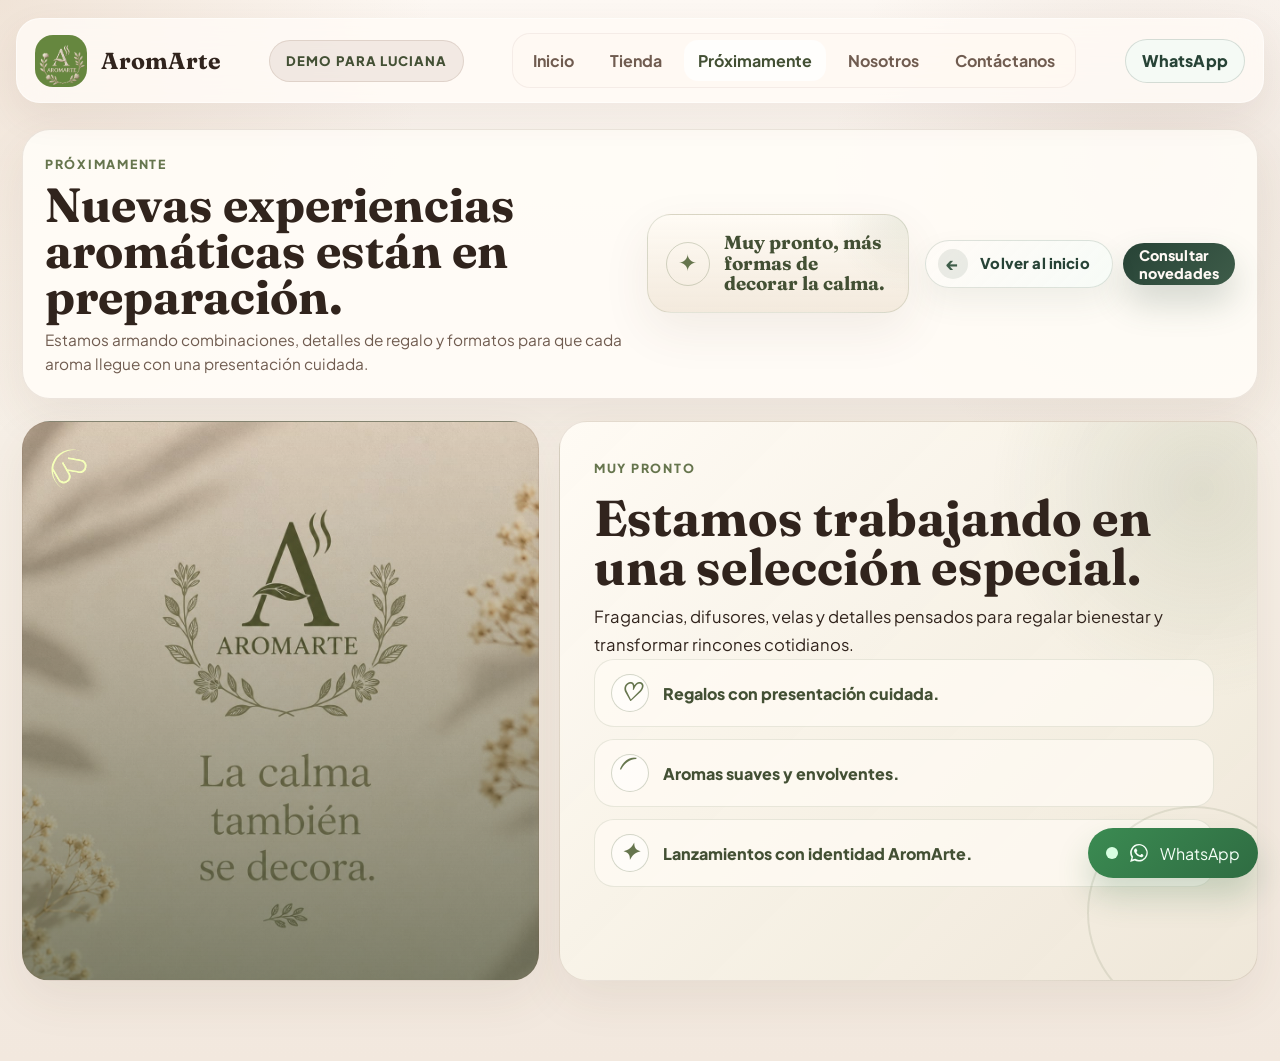
<file: proximamente.html>
<!DOCTYPE html>
<html lang="es">
<head>
  <meta charset="UTF-8">
  <meta name="viewport" content="width=device-width, initial-scale=1.0">
  <title>AromArte | Próximamente</title>
  <link rel="preconnect" href="https://fonts.googleapis.com">
  <link rel="preconnect" href="https://fonts.gstatic.com" crossorigin>
  <link href="https://fonts.googleapis.com/css2?family=Fraunces:opsz,wght@9..144,600;9..144,700;9..144,800&family=Plus+Jakarta+Sans:wght@400;500;600;700;800&display=swap" rel="stylesheet">
  <link rel="stylesheet" href="styles.css?v=20260610b">
</head>
<body data-page="coming-soon">
  <div class="page-shell">
    <header class="topbar">
      <a class="brand" href="index.html" aria-label="Ir al inicio">
        <span class="brand-mark"><img src="assets/images/aromarte/logo.jpeg" alt="AromArte"></span>
        <div class="brand-copy">
          <strong>AromArte</strong>
        </div>
      </a>
      <div class="topbar-meta">
        <span class="demo-badge">Demo para Luciana</span>
        <button class="menu-toggle" id="menuToggle" type="button" aria-label="Abrir menu" aria-expanded="false" aria-controls="mainNav">
          <span class="menu-toggle-icon" aria-hidden="true">
            <span></span>
            <span></span>
            <span></span>
          </span>
          <span class="menu-toggle-text">Menu</span>
        </button>
      </div>
      <nav class="main-nav" id="mainNav" aria-label="Principal">
        <div class="nav-panel-header">
          <div>
            <span class="eyebrow">Navegación</span>
            <strong>Explora la tienda</strong>
          </div>
          <button class="nav-close" id="navClose" type="button" aria-label="Cerrar menu">x</button>
        </div>
        <a class="nav-link" href="index.html">Inicio</a>
        <a class="nav-link" href="tienda.html">Tienda</a>
        <a class="nav-link is-active" href="proximamente.html">Próximamente</a>
        <a class="nav-link" href="nosotros.html">Nosotros</a>
        <a class="nav-link" href="contactanos.html">Contáctanos</a>
        <a class="nav-link nav-link-mobile" data-whatsapp-link href="#" target="_blank" rel="noreferrer">WhatsApp</a>
      </nav>
      <div class="header-actions">
        <a class="button button-secondary button-small" data-whatsapp-link href="#" target="_blank" rel="noreferrer">WhatsApp</a>
      </div>
    </header>

    <main>
      <section class="shop-hero">
        <div>
          <span class="eyebrow">Próximamente</span>
          <h1>Nuevas experiencias aromáticas están en preparación.</h1>
          <p>Estamos armando combinaciones, detalles de regalo y formatos para que cada aroma llegue con una presentación cuidada.</p>
        </div>
        <div class="shop-hero-art">
          <span class="line-icon line-icon-spark" aria-hidden="true"></span>
          <strong>Muy pronto, más formas de decorar la calma.</strong>
        </div>
        <div class="shop-hero-actions">
          <a class="button button-return" href="index.html">Volver al inicio</a>
          <a class="button button-primary" data-whatsapp-link href="#" target="_blank" rel="noreferrer">Consultar novedades</a>
        </div>
      </section>

      <section class="home-section coming-soon-grid">
        <article class="coming-soon-photo">
          <span class="botanical-sprig" aria-hidden="true"></span>
        </article>
        <article class="construction-notice botanical-note">
          <span class="eyebrow">Muy pronto</span>
          <h2>Estamos trabajando en una selección especial.</h2>
          <p>Fragancias, difusores, velas y detalles pensados para regalar bienestar y transformar rincones cotidianos.</p>
          <div class="inspiration-list">
            <span><i class="line-icon line-icon-heart" aria-hidden="true"></i> Regalos con presentación cuidada.</span>
            <span><i class="line-icon line-icon-leaf" aria-hidden="true"></i> Aromas suaves y envolventes.</span>
            <span><i class="line-icon line-icon-spark" aria-hidden="true"></i> Lanzamientos con identidad AromArte.</span>
          </div>
        </article>
      </section>
    </main>
  </div>

  <a class="whatsapp-float" data-whatsapp-link href="#" target="_blank" rel="noreferrer" aria-label="Contactar por WhatsApp">
    <svg class="float-icon" viewBox="0 0 24 24" aria-hidden="true">
      <path d="M12 2.2a9.6 9.6 0 0 0-8.2 14.6L2.3 21.7l5-1.5A9.6 9.6 0 1 0 12 2.2Zm0 17.4c-1.4 0-2.8-.4-4-1.2l-.3-.2-3 .9.9-2.9-.2-.3a8 8 0 1 1 6.6 3.7Zm4.4-5.9c-.2-.1-1.3-.6-1.5-.6s-.4-.1-.6.2-.7.9-.8 1-.3.2-.6.1c-.3-.1-1.2-.4-2.2-1.3-.8-.7-1.3-1.5-1.4-1.8-.1-.3 0-.4.1-.6l.4-.4c.1-.1.2-.3.3-.4.1-.2.1-.3 0-.5 0-.1-.6-1.4-.8-1.9-.2-.5-.4-.4-.6-.4h-.5c-.2 0-.5.1-.7.4s-.9.8-.9 2 .9 2.3 1 2.4c.1.2 1.8 2.9 4.5 4 .6.3 1.1.4 1.4.5.6.2 1.2.2 1.6.1.5-.1 1.3-.5 1.5-1 .2-.5.2-1 .2-1.1s-.2-.2-.4-.3Z"/>
    </svg>
    <span class="float-label">WhatsApp</span>
  </a>
  <div class="toast" id="toast" aria-live="polite" aria-atomic="true"></div>
  <div class="overlay" id="overlay" hidden></div>

  <script src="data.js?v=20260610a"></script>
  <script src="store.js?v=20260401c"></script>
</body>
</html>
</file>
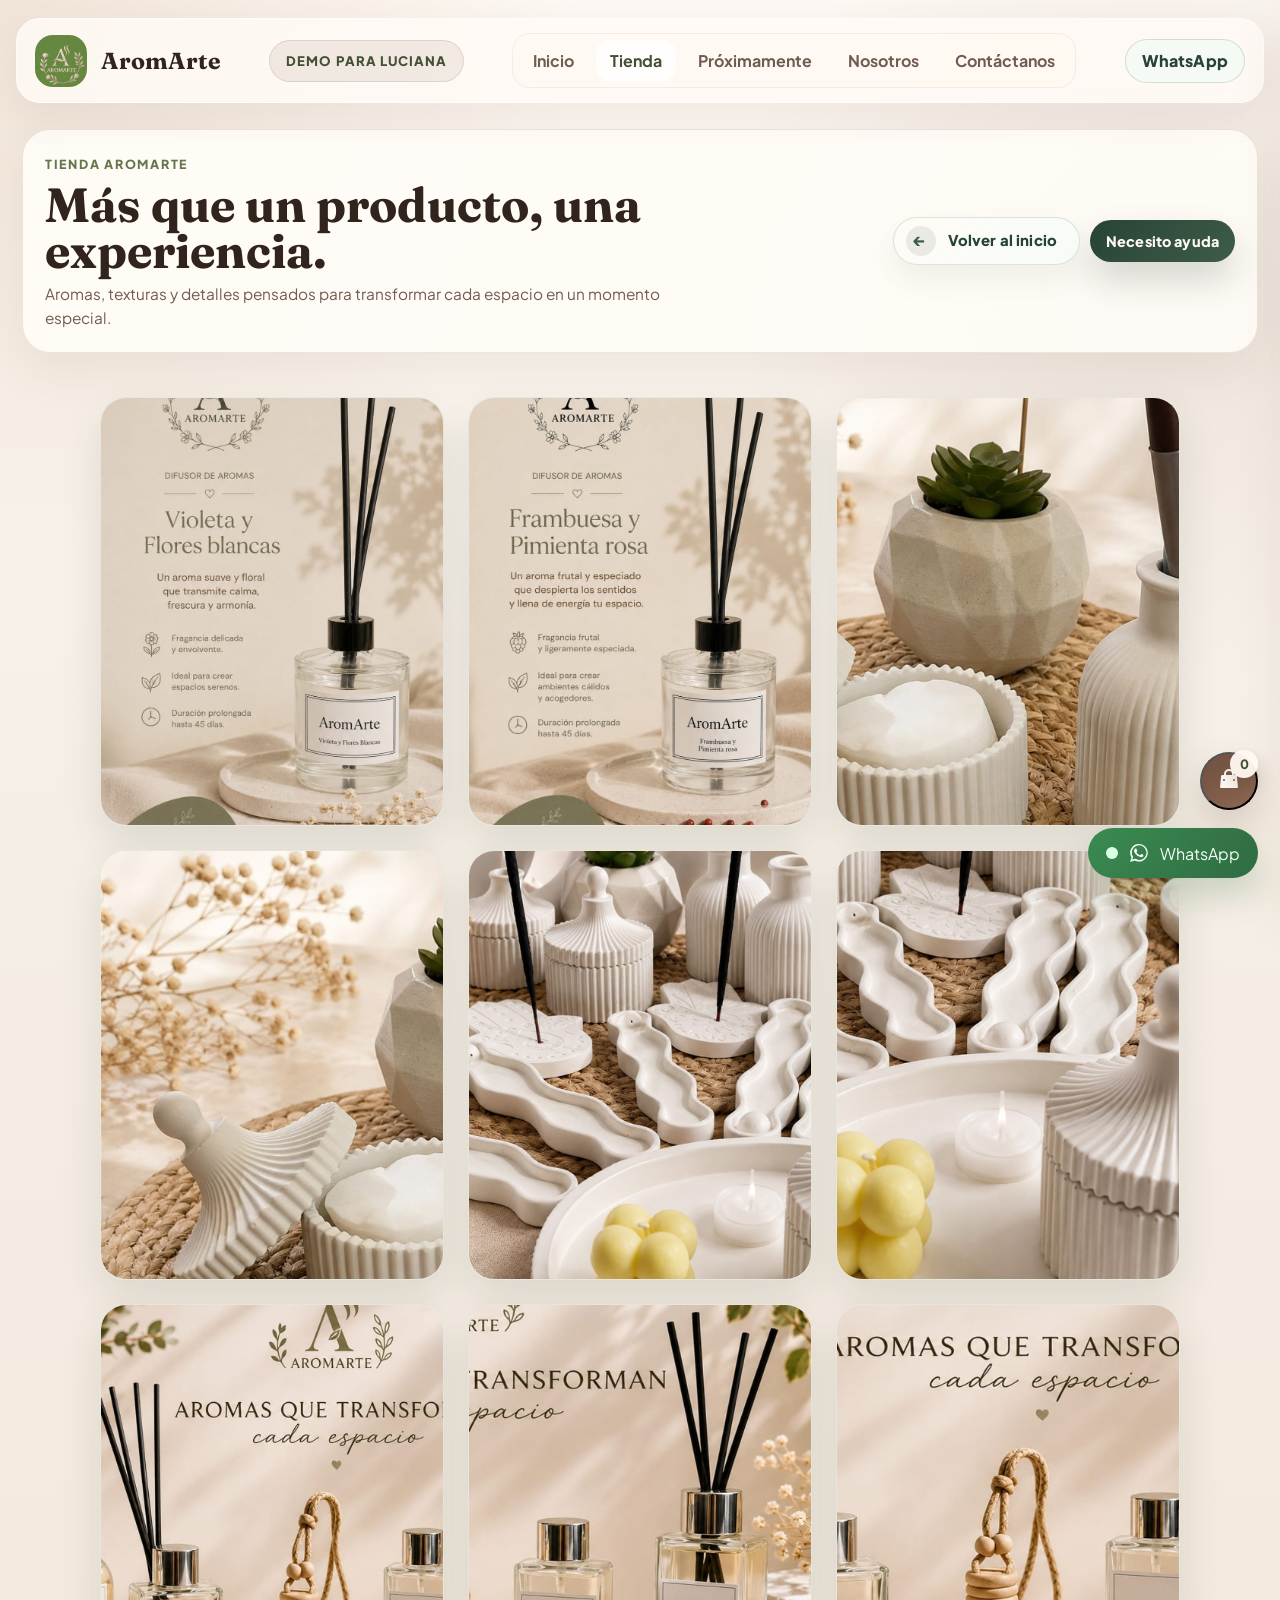
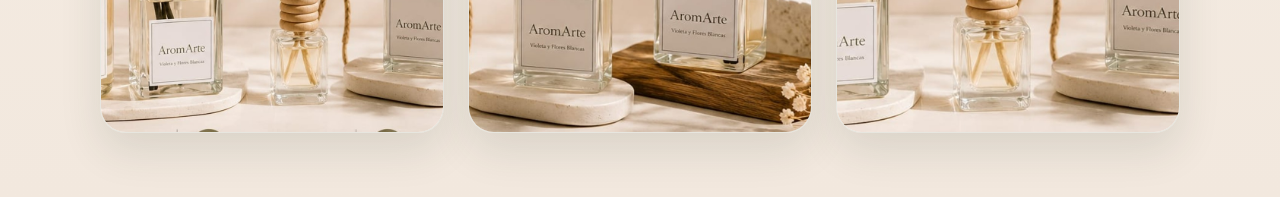
<file: tienda.html>
<!DOCTYPE html>
<html lang="es">
<head>
  <meta charset="UTF-8">
  <meta name="viewport" content="width=device-width, initial-scale=1.0">
  <title>AromArte | Tienda</title>
  <link rel="preconnect" href="https://fonts.googleapis.com">
  <link rel="preconnect" href="https://fonts.gstatic.com" crossorigin>
  <link href="https://fonts.googleapis.com/css2?family=Fraunces:opsz,wght@9..144,600;9..144,700;9..144,800&family=Plus+Jakarta+Sans:wght@400;500;600;700;800&display=swap" rel="stylesheet">
  <link rel="stylesheet" href="styles.css?v=20260610b">
</head>
<body data-page="shop">
  <div class="page-shell">
    <header class="topbar">
      <a class="brand" href="index.html" aria-label="Ir al inicio">
        <span class="brand-mark"><img src="assets/images/aromarte/logo.jpeg" alt="AromArte"></span>
        <div class="brand-copy">
          <strong>AromArte</strong>
        </div>
      </a>
      <div class="topbar-meta">
        <span class="demo-badge">Demo para Luciana</span>
        <button class="menu-toggle" id="menuToggle" type="button" aria-label="Abrir menu" aria-expanded="false" aria-controls="mainNav">
          <span class="menu-toggle-icon" aria-hidden="true">
            <span></span>
            <span></span>
            <span></span>
          </span>
          <span class="menu-toggle-text">Menu</span>
        </button>
      </div>
      <nav class="main-nav" id="mainNav" aria-label="Principal">
        <div class="nav-panel-header">
          <div>
            <span class="eyebrow">Navegación</span>
            <strong>Explora la tienda</strong>
          </div>
          <button class="nav-close" id="navClose" type="button" aria-label="Cerrar menu">x</button>
        </div>
        <a class="nav-link" href="index.html">Inicio</a>
        <a class="nav-link is-active" href="tienda.html">Tienda</a>
        <a class="nav-link" href="proximamente.html">Próximamente</a>
        <a class="nav-link" href="nosotros.html">Nosotros</a>
        <a class="nav-link" href="contactanos.html">Contáctanos</a>
        <a class="nav-link nav-link-mobile" data-whatsapp-link href="#" target="_blank" rel="noreferrer">WhatsApp</a>
      </nav>
      <div class="header-actions">
        <a class="button button-secondary button-small" data-whatsapp-link href="#" target="_blank" rel="noreferrer">WhatsApp</a>
      </div>
    </header>

    <main>
      <section class="shop-hero">
        <div>
          <span class="eyebrow">Tienda AromArte</span>
          <h1>Más que un producto, una experiencia.</h1>
          <p>Aromas, texturas y detalles pensados para transformar cada espacio en un momento especial.</p>
        </div>
        <div class="shop-hero-actions">
          <a class="button button-return" href="index.html">Volver al inicio</a>
          <a class="button button-primary" data-whatsapp-link href="#" target="_blank" rel="noreferrer">Necesito ayuda</a>
        </div>
      </section>

      <section class="catalog-section" id="catalogo">
        <section class="shop-product-preview" aria-label="Catálogo de productos AromArte">
          <article class="shop-product-card shop-product-violeta">
            <div class="shop-product-image">
              <img src="assets/images/aromarte/violeta-flores.jpg" alt="Difusor Violeta y Flores Blancas" loading="lazy">
            </div>
          </article>

          <article class="shop-product-card shop-product-frambuesa">
            <div class="shop-product-image">
              <img src="assets/images/aromarte/product-frambuesa.jpg" alt="Difusor Frambuesa y Pimienta rosa" loading="lazy">
            </div>
          </article>

          <article class="shop-product-card">
            <div class="shop-product-image">
              <img src="assets/images/aromarte/catalog-difusor-ceramica.jpeg" alt="Difusor cerámico acanalado" loading="lazy">
            </div>
          </article>

          <article class="shop-product-card">
            <div class="shop-product-image">
              <img src="assets/images/aromarte/catalog-vela-concha.jpeg" alt="Vela concha decorativa" loading="lazy">
            </div>
          </article>

          <article class="shop-product-card">
            <div class="shop-product-image">
              <img src="assets/images/aromarte/catalog-bandeja-ondas.jpeg" alt="Bandeja ondulada decorativa" loading="lazy">
            </div>
          </article>

          <article class="shop-product-card">
            <div class="shop-product-image">
              <img src="assets/images/aromarte/catalog-bubble-candle.jpeg" alt="Vela bubble en tono amarillo suave" loading="lazy">
            </div>
          </article>

          <article class="shop-product-card">
            <div class="shop-product-image">
              <img src="assets/images/aromarte/catalog-set-aromas.jpeg" alt="Set de aromatizadores AromArte" loading="lazy">
            </div>
          </article>

          <article class="shop-product-card">
            <div class="shop-product-image">
              <img src="assets/images/aromarte/catalog-difusor-premium.jpeg" alt="Difusor premium con varillas negras" loading="lazy">
            </div>
          </article>

          <article class="shop-product-card">
            <div class="shop-product-image">
              <img src="assets/images/aromarte/catalog-ritual-dorado.jpeg" alt="Figura decorativa dorada AromArte" loading="lazy">
            </div>
          </article>
        </section>
      </section>
    </main>
  </div>

  <aside class="cart-drawer" id="cartDrawer" aria-hidden="true">
    <div class="cart-header">
      <div>
        <span class="eyebrow">Compra</span>
        <h2>Tu carrito</h2>
      </div>
      <button class="icon-button" id="closeCart" type="button" aria-label="Cerrar carrito">x</button>
    </div>
    <div class="cart-items" id="cartItems"></div>
    <div class="cart-summary">
      <div><span>Subtotal</span><strong id="cartSubtotal">$0</strong></div>
      <div><span>Envío</span><strong id="cartShipping">$0</strong></div>
      <div class="cart-total"><span>Total</span><strong id="cartTotal">$0</strong></div>
      <button class="button button-primary button-full" id="checkoutButton" type="button">Finalizar compra</button>
    </div>
    <div class="checkout-panel" id="checkoutPanel" hidden>
      <div class="checkout-heading">
        <div>
          <span class="eyebrow">Compra</span>
          <h3>Datos para el pedido</h3>
        </div>
        <button class="button button-ghost button-small" id="backToCart" type="button">Volver</button>
      </div>
      <form class="checkout-form" id="checkoutForm">
        <label>
          <span>Nombre completo</span>
          <input id="checkoutName" name="name" type="text" placeholder="Tu nombre" required>
        </label>
        <label>
          <span>Telefono</span>
          <input id="checkoutPhone" name="phone" type="tel" placeholder="300 123 4567" required>
        </label>
        <label>
          <span>Correo</span>
          <input id="checkoutEmail" name="email" type="email" placeholder="tu@email.com" required>
        </label>
        <label>
          <span>Ciudad</span>
          <input id="checkoutCity" name="city" type="text" placeholder="Ciudad de entrega" required>
        </label>
        <label>
          <span>Dirección de entrega</span>
          <input id="checkoutAddress" name="address" type="text" placeholder="Calle, altura y referencia" required>
        </label>
        <label>
          <span>Pago</span>
          <select id="checkoutPayment" name="payment" required>
            <option value="transferencia">Transferencia</option>
            <option value="tarjeta">Tarjeta</option>
            <option value="contraentrega">Contraentrega coordinada</option>
          </select>
        </label>
        <label>
          <span>Notas del pedido</span>
          <textarea id="checkoutNotes" name="notes" rows="3" placeholder="Ej. subir a un tercer piso o llamar antes de entregar"></textarea>
        </label>
        <div class="checkout-review" id="checkoutReview"></div>
        <div class="checkout-actions">
          <button class="button button-primary button-full" id="confirmCheckout" type="submit">Confirmar pedido</button>
        </div>
      </form>
      <div class="checkout-success" id="checkoutSuccess" hidden></div>
    </div>
  </aside>

  <section class="product-modal" id="productModal" aria-hidden="true">
    <div class="product-modal-card" role="dialog" aria-modal="true" aria-labelledby="modalTitle">
      <button class="icon-button modal-close" id="closeModal" type="button" aria-label="Cerrar detalle">x</button>
      <div class="product-modal-media">
        <img id="modalImage" alt="">
      </div>
      <div class="product-modal-body">
        <span class="eyebrow" id="modalCategory">Categoria</span>
        <h2 id="modalTitle">Producto</h2>
        <p id="modalDescription"></p>
        <div class="modal-tags" id="modalTags"></div>
        <div class="modal-meta">
          <div>
            <strong id="modalPrice">$0</strong>
            <span id="modalInstallments"></span>
          </div>
          <span class="modal-rating" id="modalRating">&#9733; 0.0</span>
        </div>
        <div class="modal-actions">
          <button class="button button-primary" id="modalAddToCart" type="button">Agregar al carrito</button>
          <a class="button button-whatsapp" id="modalWhatsapp" href="#" target="_blank" rel="noreferrer">Consultar por WhatsApp</a>
        </div>
      </div>
    </div>
  </section>

  <a class="whatsapp-float" data-whatsapp-link href="#" target="_blank" rel="noreferrer" aria-label="Contactar por WhatsApp">
    <svg class="float-icon" viewBox="0 0 24 24" aria-hidden="true">
      <path d="M12 2.2a9.6 9.6 0 0 0-8.2 14.6L2.3 21.7l5-1.5A9.6 9.6 0 1 0 12 2.2Zm0 17.4c-1.4 0-2.8-.4-4-1.2l-.3-.2-3 .9.9-2.9-.2-.3a8 8 0 1 1 6.6 3.7Zm4.4-5.9c-.2-.1-1.3-.6-1.5-.6s-.4-.1-.6.2-.7.9-.8 1-.3.2-.6.1c-.3-.1-1.2-.4-2.2-1.3-.8-.7-1.3-1.5-1.4-1.8-.1-.3 0-.4.1-.6l.4-.4c.1-.1.2-.3.3-.4.1-.2.1-.3 0-.5 0-.1-.6-1.4-.8-1.9-.2-.5-.4-.4-.6-.4h-.5c-.2 0-.5.1-.7.4s-.9.8-.9 2 .9 2.3 1 2.4c.1.2 1.8 2.9 4.5 4 .6.3 1.1.4 1.4.5.6.2 1.2.2 1.6.1.5-.1 1.3-.5 1.5-1 .2-.5.2-1 .2-1.1s-.2-.2-.4-.3Z"/>
    </svg>
    <span class="float-label">WhatsApp</span>
  </a>
  <button class="cart-float" id="cartButton" type="button" aria-label="Abrir carrito">
    <svg class="float-icon" viewBox="0 0 24 24" aria-hidden="true">
      <path d="M7 6V5a5 5 0 0 1 10 0v1h1.9a1 1 0 0 1 1 .9l1 11a1 1 0 0 1-1 1.1H4.1a1 1 0 0 1-1-1.1l1-11a1 1 0 0 1 1-.9H7Zm2 0h6V5a3 3 0 0 0-6 0v1Zm-2 4a1 1 0 1 0 0 2 1 1 0 0 0 0-2Zm10 0a1 1 0 1 0 0 2 1 1 0 0 0 0-2Z"/>
    </svg>
    <span class="cart-count" id="cartCount">0</span>
  </button>
  <div class="toast" id="toast" aria-live="polite" aria-atomic="true"></div>
  <div class="overlay" id="overlay" hidden></div>

  <template id="productCardTemplate">
    <article class="product-card">
      <div class="product-media">
        <span class="product-badge"></span>
        <img alt="" loading="lazy">
      </div>
      <div class="product-body">
        <div class="product-meta">
          <span class="product-category"></span>
          <span class="product-rating"></span>
        </div>
        <h3 class="product-name"></h3>
        <p class="product-description"></p>
        <div class="product-footer">
          <div class="product-price-box">
            <strong class="product-price"></strong>
            <span class="product-installments"></span>
          </div>
          <div class="product-financing">
            <span class="product-promo-headline"></span>
            <div class="product-payment-logos"></div>
            <span class="product-transfer-price"></span>
          </div>
        </div>
      </div>
    </article>
  </template>

  <template id="featuredCardTemplate">
    <article class="featured-card">
      <div class="featured-media">
        <img alt="" loading="lazy">
        <span class="featured-pill">Destacado</span>
      </div>
      <div class="featured-content">
        <div>
          <span class="eyebrow">Destacado</span>
          <h3 class="featured-name"></h3>
          <p class="featured-copy"></p>
        </div>
      </div>
      <div class="featured-footer">
        <span class="featured-price"></span>
      </div>
    </article>
  </template>

  <script src="data.js?v=20260610a"></script>
  <script src="store.js?v=20260401c"></script>
  <script src="app.js?v=20260610a"></script>
</body>
</html>
</file>
<file: styles.css>
:root {
  --bg: #f7f0e8;
  --surface: rgba(255, 252, 247, 0.92);
  --surface-soft: rgba(255, 248, 242, 0.86);
  --text: #31241d;
  --text-soft: #705c50;
  --line: rgba(122, 93, 74, 0.14);
  --accent: #66754d;
  --accent-strong: #435034;
  --premium-green: #3e5c49;
  --premium-green-strong: #274336;
  --premium-green-soft: rgba(84, 120, 101, 0.12);
  --shadow-soft: 0 18px 48px rgba(89, 58, 38, 0.08);
  --shadow-card: 0 22px 58px rgba(89, 58, 38, 0.1);
  --shadow-hover: 0 28px 72px rgba(89, 58, 38, 0.15);
  --shadow-green: 0 18px 34px rgba(62, 92, 73, 0.22);
  --radius-2xl: 34px;
  --radius-xl: 26px;
  --radius-lg: 22px;
  --radius-md: 16px;
  --max-width: 1260px;
  --transition: 220ms ease;
}

* { box-sizing: border-box; }
html { scroll-behavior: smooth; }

body {
  margin: 0;
  overflow-x: hidden;
  font-family: "Plus Jakarta Sans", sans-serif;
  color: var(--text);
  background:
    radial-gradient(circle at top left, rgba(225, 203, 182, 0.45), transparent 26%),
    radial-gradient(circle at 90% 15%, rgba(143, 106, 82, 0.12), transparent 22%),
    linear-gradient(180deg, #fdf8f3 0%, #f6efe6 42%, #f2e8de 100%);
}

img { display: block; max-width: 100%; }
button, input, select, textarea, a { font: inherit; }
a { color: inherit; }

.page-shell {
  position: relative;
  width: min(calc(100% - 32px), var(--max-width));
  margin: 0 auto;
  padding: 18px 0 56px;
}

.topbar {
  position: sticky;
  top: 16px;
  z-index: 30;
  isolation: isolate;
  display: flex;
  align-items: center;
  justify-content: space-between;
  gap: 18px;
  padding: 14px 18px;
  margin-bottom: 26px;
  background: rgba(255, 251, 246, 0.84);
  border: 1px solid rgba(255, 255, 255, 0.5);
  border-radius: 24px;
  box-shadow: 0 14px 36px rgba(98, 66, 48, 0.08);
  backdrop-filter: blur(18px);
}

.topbar-meta {
  display: flex;
  align-items: center;
  gap: 10px;
  position: relative;
}

.brand {
  display: flex;
  align-items: center;
  gap: 14px;
  text-decoration: none;
  transition: transform var(--transition);
}

.brand:hover { transform: translateY(-1px); }

.brand-mark {
  display: grid;
  place-items: center;
  width: 52px;
  height: 52px;
  border-radius: 18px;
  overflow: hidden;
  background: #668047;
  flex: 0 0 auto;
}

.brand-mark img {
  width: 100%;
  height: 100%;
  object-fit: cover;
}

.brand-copy strong,
.hero h1,
.section-heading h2,
.catalog-toolbar h3,
.cart-header h2,
.filters-heading h3,
.product-modal-body h2,
.shop-hero h1,
.cta-banner h2 {
  font-family: "Fraunces", serif;
}

.brand-copy strong { display: block; font-size: 1.45rem; line-height: 1; }
.brand-copy {
  display: flex;
  align-items: center;
}

.demo-badge {
  display: inline-flex;
  align-items: center;
  justify-content: center;
  min-height: 42px;
  padding: 0 16px;
  border-radius: 999px;
  background: rgba(125, 90, 70, 0.1);
  border: 1px solid rgba(125, 90, 70, 0.16);
  color: var(--accent-strong);
  font-size: 0.82rem;
  font-weight: 800;
  letter-spacing: 0.08em;
  text-transform: uppercase;
}

.main-nav,
.header-actions,
.hero-actions,
.hero-metrics,
.section-heading,
.catalog-toolbar,
.cart-header,
.cart-summary div,
.product-meta,
.product-actions,
.featured-footer,
.modal-actions,
.modal-meta,
.filters-heading,
.filter-range-header,
.cta-actions,
.shop-hero,
.shop-hero-actions {
  display: flex;
  align-items: center;
}

.main-nav {
  gap: 8px;
  padding: 6px;
  border-radius: 18px;
  background: rgba(255, 248, 242, 0.7);
  border: 1px solid rgba(122, 93, 74, 0.08);
}

.nav-link-mobile {
  display: none;
}

.nav-panel-header {
  display: none;
}

.nav-close {
  width: 42px;
  height: 42px;
  border-radius: 14px;
  border: 1px solid rgba(122, 93, 74, 0.12);
  background: rgba(255, 251, 246, 0.86);
  color: var(--accent-strong);
  font-size: 1.5rem;
  line-height: 1;
}

.nav-link {
  padding: 10px 14px;
  border-radius: 14px;
  color: var(--text-soft);
  text-decoration: none;
  font-weight: 700;
  transition: background var(--transition), color var(--transition), transform var(--transition);
}

.nav-link:hover,
.nav-link.is-active {
  background: rgba(255, 255, 255, 0.72);
  color: var(--accent-strong);
}

.header-actions { gap: 10px; }
.mobile-filter-toggle { display: none; }

.menu-toggle {
  display: none;
  align-items: center;
  justify-content: center;
  gap: 10px;
  min-height: 46px;
  padding: 0 16px;
  border-radius: 999px;
  background: linear-gradient(135deg, #6f4f3e, #8e6954);
  border: 1px solid rgba(122, 93, 74, 0.12);
  color: #fffaf5;
  box-shadow: 0 14px 26px rgba(111, 79, 62, 0.22);
}

.menu-toggle-icon {
  display: inline-flex;
  flex-direction: column;
  justify-content: center;
  gap: 4px;
}

.menu-toggle-icon span {
  display: block;
  width: 16px;
  height: 2px;
  border-radius: 999px;
  background: currentColor;
}

.menu-toggle-text {
  font-size: 0.82rem;
  font-weight: 800;
  letter-spacing: 0.08em;
  text-transform: uppercase;
}

.eyebrow {
  display: inline-block;
  margin-bottom: 10px;
  color: var(--accent);
  font-size: 0.78rem;
  font-weight: 800;
  letter-spacing: 0.14em;
  text-transform: uppercase;
}

.button,
.cart-button,
.icon-button,
.whatsapp-float,
.category-card,
.cart-float,
.menu-toggle {
  transition: transform var(--transition), box-shadow var(--transition), background var(--transition), border-color var(--transition), color var(--transition);
}

.button,
.icon-button,
.cart-button {
  border: 0;
  cursor: pointer;
}

.button:hover,
.cart-button:hover,
.icon-button:hover,
.whatsapp-float:hover,
.category-card:hover,
.cart-float:hover,
.menu-toggle:hover {
  transform: translateY(-2px);
}

.button {
  display: inline-flex;
  align-items: center;
  justify-content: center;
  min-height: 50px;
  padding: 0 20px;
  border-radius: 999px;
  text-decoration: none;
  font-weight: 800;
  letter-spacing: 0.01em;
}

.button-small { min-height: 44px; padding: 0 16px; }

.button-primary {
  background: linear-gradient(135deg, var(--premium-green-strong), var(--premium-green));
  color: #fff9f4;
  box-shadow: var(--shadow-green);
}

.button-secondary {
  background: rgba(245, 250, 246, 0.92);
  color: var(--premium-green-strong);
  border: 1px solid rgba(62, 92, 73, 0.18);
}

.button-return {
  position: relative;
  min-height: 48px;
  padding: 0 22px 0 54px;
  background: linear-gradient(135deg, rgba(255, 251, 246, 0.96), rgba(246, 251, 247, 0.9));
  color: var(--premium-green-strong);
  border: 1px solid rgba(62, 92, 73, 0.16);
  box-shadow: 0 14px 30px rgba(62, 92, 73, 0.08);
  line-height: 1;
  white-space: nowrap;
}

.button-return::before {
  content: "←";
  position: absolute;
  left: 12px;
  top: 50%;
  display: grid;
  width: 30px;
  height: 30px;
  place-items: center;
  transform: translateY(-50%);
  border-radius: 50%;
  background: rgba(62, 92, 73, 0.1);
  color: var(--premium-green);
  font-size: 1.05rem;
  font-weight: 900;
}

.button-return:hover {
  background: linear-gradient(135deg, rgba(245, 250, 246, 0.98), rgba(255, 251, 246, 0.96));
  border-color: rgba(62, 92, 73, 0.28);
  box-shadow: 0 18px 34px rgba(62, 92, 73, 0.12);
}

.button-return.button-small {
  min-height: 44px;
  padding: 0 18px 0 50px;
}

.button-return.button-small::before {
  left: 11px;
  width: 28px;
  height: 28px;
  font-size: 1rem;
}

.button-ghost {
  min-height: 42px;
  padding: 0 16px;
  background: rgba(255, 249, 243, 0.78);
  color: var(--accent-strong);
  border: 1px solid rgba(122, 93, 74, 0.12);
}

.button-whatsapp {
  background: rgba(240, 249, 238, 0.94);
  color: var(--premium-green-strong);
  border: 1px solid rgba(62, 92, 73, 0.22);
}

.button-full { width: 100%; }

.cart-button {
  display: inline-flex;
  align-items: center;
  gap: 14px;
  padding: 10px 12px 10px 18px;
  border-radius: 999px;
  background: linear-gradient(135deg, #6f4f3e, #8e6954);
  color: #fff8f2;
  box-shadow: 0 18px 34px rgba(111, 79, 62, 0.24);
}

.cart-button-copy small { display: block; color: rgba(255, 247, 240, 0.76); }
.cart-count {
  display: grid;
  place-items: center;
  min-width: 34px;
  height: 34px;
  padding: 0 10px;
  border-radius: 999px;
  background: rgba(255, 247, 240, 0.96);
  color: var(--accent-strong);
  font-weight: 800;
}

.hero {
  display: grid;
  grid-template-columns: minmax(0, 1.05fr) minmax(360px, 0.95fr);
  gap: 30px;
  align-items: center;
  padding: 30px 6px 26px;
}

.aromarte-hero {
  position: relative;
  isolation: isolate;
  display: grid;
  grid-template-columns: minmax(0, 1.02fr) minmax(300px, 0.58fr);
  gap: 22px;
  min-height: min(780px, calc(100vh - 132px));
  padding: clamp(22px, 4vw, 48px);
  margin: 8px 6px 24px;
  overflow: hidden;
  border: 1px solid rgba(102, 117, 77, 0.16);
  border-radius: 38px;
  background:
    linear-gradient(90deg, rgba(255, 250, 241, 0.94) 0%, rgba(255, 250, 241, 0.88) 42%, rgba(255, 250, 241, 0.22) 68%),
    url("assets/images/aromarte/hero-product.jpg") right center / cover no-repeat;
  box-shadow: var(--shadow-card);
}

.aromarte-hero::before {
  content: "";
  position: absolute;
  inset: 18px;
  z-index: -1;
  border: 1px solid rgba(102, 117, 77, 0.12);
  border-radius: 30px;
  pointer-events: none;
}

.aromarte-hero::after {
  content: "";
  position: absolute;
  right: -90px;
  bottom: -120px;
  z-index: -1;
  width: 430px;
  height: 430px;
  border: 2px solid rgba(102, 117, 77, 0.16);
  border-radius: 50%;
  pointer-events: none;
}

.aromarte-hero-copy {
  display: flex;
  flex-direction: column;
  align-items: flex-start;
  justify-content: center;
  min-width: 0;
}

.aromarte-hero-notes {
  display: flex;
  align-items: flex-end;
  justify-content: flex-end;
}

.hero-copy,
.shop-hero > div:first-child,
.cta-banner > div:first-child,
.contact-form-copy {
  min-width: 0;
}

.hero h1,
.shop-hero h1 {
  margin: 0 0 16px;
  font-size: clamp(3.2rem, 7vw, 5.4rem);
  line-height: 0.92;
  letter-spacing: 0;
}

.hero-actions .button,
.cta-actions .button,
.product-actions .button,
.featured-action {
  font-weight: 800;
}

.hero p,
.section-heading p,
.benefits p,
.product-description,
.featured-card p,
.catalog-toolbar p,
.filter-note p,
.product-modal-body p,
.shop-hero p,
.category-card p,
.cta-banner p {
  color: var(--text-soft);
}

.hero p,
.shop-hero p { margin: 0; line-height: 1.75; font-size: 1.02rem; }

.section-copy-green {
  color: color-mix(in srgb, var(--premium-green) 72%, var(--text-soft) 28%);
}

.category-section-copy {
  color: color-mix(in srgb, var(--premium-green) 64%, var(--text-soft) 36%);
}

.hero-actions { gap: 14px; margin-top: 30px; justify-content: flex-start; }

.hero-shop-card {
  position: relative;
  display: grid;
  gap: 12px;
  width: min(100%, 360px);
  min-height: 230px;
  align-content: center;
  padding: 28px;
  overflow: hidden;
  border: 1px solid rgba(255, 250, 242, 0.52);
  border-radius: 30px;
  background:
    linear-gradient(135deg, rgba(36, 65, 51, 0.96), rgba(62, 92, 73, 0.9)),
    rgba(62, 92, 73, 0.94);
  color: #fffaf2;
  text-decoration: none;
  box-shadow: 0 26px 54px rgba(42, 68, 54, 0.28);
  transition: transform var(--transition), box-shadow var(--transition), border-color var(--transition);
}

.hero-shop-card::before {
  content: "";
  position: absolute;
  right: -64px;
  bottom: -74px;
  width: 210px;
  height: 210px;
  border: 1px solid rgba(255, 250, 242, 0.22);
  border-radius: 50%;
}

.hero-shop-card::after {
  content: "→";
  position: absolute;
  right: 24px;
  top: 24px;
  display: grid;
  width: 46px;
  height: 46px;
  place-items: center;
  border-radius: 50%;
  background: rgba(255, 250, 242, 0.14);
  font-size: 1.4rem;
  font-weight: 900;
}

.hero-shop-card:hover {
  transform: translateY(-5px);
  border-color: rgba(255, 250, 242, 0.72);
  box-shadow: 0 34px 64px rgba(42, 68, 54, 0.34);
}

.hero-shop-kicker,
.hero-shop-card small {
  position: relative;
  z-index: 1;
}

.hero-shop-kicker {
  color: rgba(255, 250, 242, 0.78);
  font-size: 0.78rem;
  font-weight: 900;
  letter-spacing: 0.12em;
  text-transform: uppercase;
}

.hero-shop-card strong {
  position: relative;
  z-index: 1;
  font-family: "Fraunces", serif;
  font-size: clamp(2.35rem, 4vw, 3.4rem);
  line-height: 0.92;
}

.hero-shop-card small {
  max-width: 260px;
  color: rgba(255, 250, 242, 0.82);
  font-size: 0.98rem;
  font-weight: 700;
  line-height: 1.45;
}

.welcome-copy {
  display: flex;
  flex-direction: column;
  align-items: flex-start;
}

.welcome-card,
.experience-card,
.shop-hero-art {
  position: relative;
  overflow: hidden;
  border: 1px solid rgba(102, 117, 77, 0.18);
  background:
    radial-gradient(circle at top right, rgba(102, 117, 77, 0.12), transparent 28%),
    linear-gradient(180deg, rgba(255, 251, 244, 0.96), rgba(242, 232, 218, 0.92));
  box-shadow: var(--shadow-soft);
}

.welcome-card {
  width: min(100%, 660px);
  padding: clamp(24px, 3.4vw, 36px);
  border-radius: 34px;
  background: rgba(255, 251, 244, 0.78);
  backdrop-filter: blur(6px);
  text-align: center;
}

.welcome-card::after,
.botanical-note::after {
  content: "";
  position: absolute;
  right: -44px;
  bottom: -40px;
  width: 210px;
  height: 210px;
  border: 2px solid rgba(102, 117, 77, 0.14);
  border-radius: 50%;
  pointer-events: none;
}

.welcome-logo {
  display: block;
  width: clamp(150px, 24vw, 230px);
  aspect-ratio: 1;
  margin: 0 auto 18px;
  border-radius: 34px;
  object-fit: cover;
  box-shadow: 0 22px 46px rgba(62, 92, 73, 0.16);
}

.welcome-card h1 {
  max-width: 560px;
  margin: 12px auto 0;
  color: var(--accent-strong);
  font-size: clamp(2.55rem, 5.8vw, 4.65rem);
  line-height: 0.94;
}

.welcome-card h1 em {
  font-family: "Segoe Script", "Brush Script MT", cursive;
  display: block;
  font-size: 0.82em;
  margin-top: 0.08em;
  font-weight: 400;
}

.welcome-card p {
  max-width: 500px;
  margin: 18px auto 0;
  color: color-mix(in srgb, var(--text-soft) 86%, var(--accent-strong) 14%);
  font-family: "Fraunces", serif;
  font-size: clamp(1.16rem, 1.9vw, 1.46rem);
  line-height: 1.36;
}

.botanical-sprig {
  display: block;
  width: 46px;
  height: 42px;
  margin-bottom: 12px;
  border-left: 2px solid var(--accent);
  border-radius: 50%;
  transform: rotate(28deg);
}

.botanical-sprig::before,
.botanical-sprig::after {
  content: "";
  position: absolute;
  width: 18px;
  height: 10px;
  border: 2px solid var(--accent);
  border-left: 0;
  border-radius: 0 14px 14px 0;
}

.botanical-sprig::before {
  top: 8px;
  left: 11px;
  transform: rotate(-18deg);
}

.botanical-sprig::after {
  top: 22px;
  left: 2px;
  transform: rotate(32deg);
}

.ornament-divider {
  display: flex;
  align-items: center;
  gap: 12px;
  width: min(280px, 100%);
  color: var(--accent);
}

.ornament-divider span {
  flex: 1;
  height: 1px;
  background: rgba(102, 117, 77, 0.36);
}

.ornament-divider i {
  width: 18px;
  height: 18px;
  border-right: 2px solid currentColor;
  border-bottom: 2px solid currentColor;
  transform: rotate(45deg);
}

.ritual-icons,
.inspiration-list,
.shop-product-tags {
  display: grid;
  gap: 12px;
}

.ritual-icons {
  width: min(100%, 660px);
  grid-template-columns: 1fr;
  margin: 0;
}

.ritual-icons article {
  min-height: 0;
  padding: 18px;
  border: 1px solid rgba(102, 117, 77, 0.16);
  border-radius: 24px;
  background: rgba(255, 251, 244, 0.84);
  backdrop-filter: blur(7px);
  box-shadow: var(--shadow-soft);
}

.ritual-icons strong {
  display: block;
  margin: 12px 0 7px;
  color: var(--accent-strong);
  font-family: "Fraunces", serif;
  line-height: 1.04;
}

.ritual-icons small {
  display: block;
  color: var(--text-soft);
  line-height: 1.55;
}

.line-icon {
  position: relative;
  display: inline-grid;
  place-items: center;
  width: 44px;
  height: 44px;
  color: var(--accent);
  border: 1px solid rgba(102, 117, 77, 0.28);
  border-radius: 50%;
}

.line-icon::before {
  font-family: "Times New Roman", serif;
  font-size: 1.42rem;
  line-height: 1;
}

.line-icon-leaf::before { content: "⌒"; transform: rotate(-35deg); }
.line-icon-heart::before { content: "♡"; font-size: 1.55rem; }
.line-icon-flower::before { content: "✽"; }
.line-icon-spark::before { content: "✦"; }
.line-icon-recycle::before { content: "↻"; font-size: 1.2rem; }
.line-icon-house::before { content: "⌂"; font-size: 1.34rem; }

.hero-metrics {
  gap: 14px;
  margin-top: 32px;
  justify-content: space-between;
}

.hero-metrics article,
.benefits article,
.filters-panel,
.catalog-toolbar,
.featured-card,
.product-card,
.cart-drawer,
.cart-summary,
.product-modal-card,
.showcase-card,
.category-card,
.cta-banner,
.shop-hero {
  background: var(--surface);
  border: 1px solid var(--line);
  box-shadow: var(--shadow-soft);
}

.hero-metrics article {
  flex: 1;
  min-height: 110px;
  padding: 18px;
  border-radius: var(--radius-lg);
}

.benefits article {
  position: relative;
  overflow: hidden;
  background:
    radial-gradient(circle at top right, rgba(78, 118, 96, 0.16), transparent 32%),
    linear-gradient(180deg, rgba(255, 251, 246, 0.98), rgba(245, 237, 229, 0.96));
}

.benefits article::before {
  content: "";
  position: absolute;
  top: 0;
  left: 0;
  width: 100%;
  height: 5px;
  background: linear-gradient(90deg, var(--premium-green-strong), rgba(94, 141, 116, 0.8));
}

.benefits article h2 {
  margin: 0 0 10px;
}

.benefits article p {
  margin: 0;
  color: var(--premium-green-strong);
  font-size: 0.98rem;
  font-weight: 700;
  line-height: 1.65;
}

.hero-metrics article strong {
  color: var(--premium-green-strong);
}

.hero-metrics article span {
  color: color-mix(in srgb, var(--premium-green) 68%, var(--text-soft) 32%);
}

.hero-visual,
.hero-showcase { min-height: 520px; }

.hero-showcase {
  position: relative;
  border-radius: var(--radius-2xl);
  overflow: hidden;
  background: linear-gradient(150deg, rgba(255, 248, 241, 0.95), rgba(235, 217, 199, 0.82));
  box-shadow: var(--shadow-card);
}

.hero-photo-showcase img {
  width: 100%;
  height: 100%;
  min-height: 520px;
  object-fit: cover;
  object-position: center;
}

.hero-home .hero-photo-showcase {
  border: 10px solid rgba(255, 251, 244, 0.82);
}

.hero-photo-showcase::after {
  content: "";
  position: absolute;
  inset: 0;
  background: linear-gradient(180deg, transparent 58%, rgba(49, 36, 29, 0.18));
  pointer-events: none;
}

.showcase-card {
  position: absolute;
  z-index: 2;
  max-width: 320px;
  padding: 22px;
  border-radius: 24px;
}

.showcase-card span { display: block; margin-bottom: 8px; color: var(--text-soft); }
.showcase-card strong { font-family: "Fraunces", serif; font-size: 2rem; line-height: 1; }
.showcase-card-main { top: 38px; right: 34px; }
.showcase-card-side { left: 28px; bottom: 30px; }

.showcase-scene,
.scene-panel,
.scene-sofa,
.scene-table,
.scene-vase,
.scene-lamp { position: absolute; }

.showcase-scene { inset: 0; }
.scene-panel { inset: 88px 48px 48px; border-radius: 40px; background: linear-gradient(180deg, rgba(255, 250, 245, 0.72), rgba(233, 214, 196, 0.78)); }
.scene-sofa { left: 88px; bottom: 106px; width: 290px; height: 156px; border-radius: 40px 40px 28px 28px; background: linear-gradient(180deg, #c79f80, #9a735b); box-shadow: 0 32px 36px rgba(94, 67, 50, 0.18); }
.scene-sofa::before, .scene-sofa::after { content: ""; position: absolute; top: -46px; width: 98px; height: 88px; border-radius: 26px; background: linear-gradient(180deg, #c79f80, #8f6a53); }
.scene-sofa::before { left: 22px; }
.scene-sofa::after { right: 22px; }
.scene-table { right: 122px; bottom: 132px; width: 172px; height: 172px; border-radius: 50%; background: linear-gradient(145deg, #e4ceb8, #bb977c); box-shadow: 0 20px 32px rgba(94, 67, 50, 0.16); }
.scene-table::before { content: ""; position: absolute; left: 78px; top: 136px; width: 16px; height: 110px; border-radius: 12px; background: #72513f; }
.scene-vase { right: 176px; bottom: 218px; width: 36px; height: 78px; border-radius: 18px 18px 12px 12px; background: linear-gradient(180deg, #f7efe7, #e4ceb8); }
.scene-lamp { right: 62px; bottom: 118px; width: 112px; height: 278px; }
.scene-lamp::before { content: ""; position: absolute; left: 41px; top: 62px; width: 12px; height: 168px; border-radius: 10px; background: #6f4f3e; }
.scene-lamp::after { content: ""; position: absolute; top: 0; left: 0; width: 94px; height: 100px; border-radius: 46px 46px 18px 18px; background: linear-gradient(180deg, #f0e4d7, #d6baa3); }

.home-section,
.catalog-section { padding: 8px 6px; }

.experience-grid,
.coming-soon-grid {
  display: grid;
  grid-template-columns: 0.85fr 1.15fr;
  gap: 20px;
  padding: 8px 6px 24px;
}

.aromarte-story-band {
  display: grid;
  grid-template-columns: minmax(0, 1.2fr) minmax(280px, 0.8fr);
  gap: 20px;
  padding: 8px 6px 24px;
}

.aromarte-story-band-single {
  grid-template-columns: 1fr;
}

.aromarte-story-band-single .story-panel-calm {
  min-height: 560px;
  background-position: center;
}

.story-panel {
  position: relative;
  min-height: 470px;
  overflow: hidden;
  border: 1px solid rgba(102, 117, 77, 0.16);
  border-radius: 30px;
  padding: 30px;
  background: #f5ecdf;
  box-shadow: var(--shadow-soft);
}

.story-panel::before {
  content: "";
  position: absolute;
  inset: 0;
  z-index: 0;
  background: linear-gradient(90deg, rgba(255, 250, 241, 0.9), rgba(255, 250, 241, 0.42));
}

.story-panel > * {
  position: relative;
  z-index: 1;
}

.story-panel-product {
  background:
    linear-gradient(90deg, rgba(255, 250, 241, 0.92) 0%, rgba(255, 250, 241, 0.78) 42%, rgba(255, 250, 241, 0.18) 72%),
    url("assets/images/aromarte/inspiracion-bg.png") center / cover no-repeat;
}

.story-panel-calm {
  display: flex;
  flex-direction: column;
  justify-content: flex-end;
  color: #fffaf2;
  background:
    linear-gradient(180deg, rgba(55, 67, 44, 0.02) 0%, rgba(55, 67, 44, 0.18) 58%, rgba(55, 67, 44, 0.5) 100%),
    url("assets/images/aromarte/brand-calm.jpg") center / cover no-repeat;
}

.story-panel-calm::before {
  display: none;
}

.story-panel-carousel {
  align-items: flex-start;
  justify-content: flex-end;
  padding: clamp(22px, 4vw, 42px);
  background:
    linear-gradient(90deg, rgba(38, 51, 38, 0.2) 0%, rgba(38, 51, 38, 0.08) 48%, rgba(255, 251, 246, 0.08) 100%),
    url("assets/images/aromarte/home-benefits-bg.jpeg") center / cover no-repeat;
}

.story-carousel {
  display: grid;
  width: min(100%, 460px);
}

.story-carousel-card {
  grid-area: 1 / 1;
  display: grid;
  align-content: start;
  gap: 14px;
  min-height: 260px;
  padding: clamp(22px, 3vw, 30px);
  border: 1px solid rgba(62, 92, 73, 0.18);
  border-radius: 26px;
  background: rgba(255, 251, 246, 0.94);
  box-shadow: 0 26px 54px rgba(45, 55, 38, 0.2);
  opacity: 0;
  transform: translateY(12px);
  transition: opacity 980ms cubic-bezier(0.22, 1, 0.36, 1), transform 980ms cubic-bezier(0.22, 1, 0.36, 1);
  pointer-events: none;
}

.story-carousel-card.is-active {
  opacity: 1;
  transform: translateY(0);
  pointer-events: auto;
}

.story-carousel-card .line-icon {
  width: 46px;
  height: 46px;
  background: rgba(62, 92, 73, 0.1);
}

.story-carousel-card h2 {
  max-width: 360px;
  margin: 0;
  color: var(--premium-green-strong);
  font-family: "Fraunces", serif;
  font-size: clamp(1.9rem, 3.5vw, 2.65rem);
  line-height: 1;
}

.story-carousel-card p {
  max-width: 360px;
  margin: 0;
  color: var(--text-soft);
  font-size: 1rem;
  line-height: 1.65;
}

.story-panel h2 {
  max-width: 620px;
  margin: 0 0 22px;
  color: var(--accent-strong);
  font-family: "Fraunces", serif;
  font-size: clamp(2.2rem, 4vw, 3.5rem);
  line-height: 0.96;
}

.experience-card {
  min-height: 430px;
  padding: 28px;
  border-radius: 30px;
}

.experience-card-photo {
  padding: 0;
}

.experience-card-photo img,
.coming-soon-photo img,
.about-preview-image {
  width: 100%;
  height: 100%;
  object-fit: cover;
}

.experience-card h2 {
  max-width: 620px;
  margin: 0 0 22px;
  color: var(--accent-strong);
  font-family: "Fraunces", serif;
  font-size: clamp(2.2rem, 4vw, 3.5rem);
  line-height: 0.96;
}

.inspiration-list {
  max-width: 620px;
}

.inspiration-list span {
  display: flex;
  align-items: center;
  gap: 14px;
  padding: 14px 16px;
  border: 1px solid rgba(102, 117, 77, 0.14);
  border-radius: 20px;
  background: rgba(255, 251, 244, 0.72);
  color: var(--accent-strong);
  font-weight: 800;
}

.inspiration-list .line-icon {
  flex: 0 0 auto;
  width: 38px;
  height: 38px;
  background: rgba(255, 255, 255, 0.52);
}

.section-heading {
  justify-content: space-between;
  gap: 20px;
  margin-bottom: 24px;
}

.section-heading h2,
.catalog-toolbar h3,
.filters-heading h3,
.product-modal-body h2,
.cta-banner h2 {
  margin: 0;
  font-size: clamp(2rem, 4vw, 3rem);
  line-height: 0.96;
}

.category-grid,
.featured-strip,
.product-grid,
.benefits {
  display: grid;
  gap: 18px;
  align-items: stretch;
}

.content-strip,
.product-grid-home {
  min-width: 0;
}

.category-grid { grid-template-columns: repeat(4, 1fr); }
.featured-strip { grid-template-columns: repeat(3, 1fr); margin-bottom: 20px; }
.product-grid { grid-template-columns: repeat(2, minmax(0, 1fr)); gap: 20px; }
.product-grid-home { grid-template-columns: repeat(4, minmax(0, 1fr)); }
.benefits { grid-template-columns: repeat(3, 1fr); margin: 18px 0 38px; }

.construction-notice {
  position: relative;
  overflow: hidden;
  padding: 34px;
  border: 1px solid rgba(122, 93, 74, 0.16);
  border-radius: 28px;
  background:
    linear-gradient(135deg, rgba(255, 251, 246, 0.96), rgba(236, 244, 235, 0.9)),
    var(--surface);
  box-shadow: var(--shadow-soft);
}

.catalog-construction {
  display: flex;
  align-items: center;
  justify-content: space-between;
  gap: 18px;
  min-height: auto;
  padding: 22px 24px;
}

.catalog-construction h2 {
  max-width: none;
  margin: 2px 0 6px;
  font-size: clamp(1.55rem, 3vw, 2.2rem);
}

.catalog-construction p {
  max-width: none;
  font-size: 0.96rem;
}

.catalog-construction .button {
  flex: 0 0 auto;
}

.botanical-note {
  background:
    radial-gradient(circle at 92% 12%, rgba(102, 117, 77, 0.16), transparent 26%),
    linear-gradient(135deg, rgba(255, 251, 244, 0.98), rgba(238, 231, 216, 0.95));
}

.construction-notice h2,
.construction-notice h3 {
  max-width: 720px;
  margin: 8px 0 10px;
  font-family: "Fraunces", serif;
  font-size: clamp(2rem, 4vw, 3.15rem);
  line-height: 0.98;
}

.construction-notice p {
  max-width: 720px;
  margin: 0;
  color: var(--muted);
  font-size: 1.04rem;
  line-height: 1.7;
}

.category-card {
  display: block;
  min-height: 240px;
  padding: 24px;
  border-radius: 28px;
  text-decoration: none;
  background: linear-gradient(180deg, rgba(255, 251, 246, 0.96), rgba(244, 233, 223, 0.9));
}

.category-card-label {
  display: inline-block;
  margin-bottom: 12px;
  color: var(--accent);
  font-size: 0.78rem;
  font-weight: 800;
  letter-spacing: 0.1em;
  text-transform: uppercase;
}

.category-card-title {
  display: block;
  margin-bottom: 10px;
  font-family: "Fraunces", serif;
  font-size: 2rem;
  line-height: 0.98;
}

.category-card p {
  margin: 0 0 18px;
  line-height: 1.7;
  color: color-mix(in srgb, var(--premium-green) 58%, var(--text-soft) 42%);
}

.category-card-link {
  color: var(--premium-green-strong);
  font-weight: 800;
  letter-spacing: 0.01em;
}

.benefits article,
.featured-card,
.catalog-toolbar,
.filters-panel,
.cta-banner,
.shop-hero { border-radius: 28px; padding: 22px; }

.featured-card {
  display: flex;
  flex-direction: column;
  justify-content: flex-start;
  height: 100%;
  min-height: 230px;
  background: radial-gradient(circle at top right, rgba(209, 181, 158, 0.28), transparent 24%), linear-gradient(180deg, rgba(255, 251, 246, 0.96), rgba(244, 233, 223, 0.92));
  cursor: pointer;
}

.featured-card h3 { margin: 0 0 12px; font-size: 1.5rem; }
.featured-media {
  position: relative;
  min-height: 210px;
  margin: -22px -22px 18px;
  overflow: hidden;
  border-radius: 28px 28px 22px 22px;
  background: linear-gradient(145deg, #f5ece4, #ead9ca);
}

.featured-media img {
  width: 100%;
  height: 100%;
  min-height: 210px;
  object-fit: cover;
  transform: scale(var(--image-base-scale, 1));
}

.featured-pill {
  position: absolute;
  left: 16px;
  bottom: 16px;
  padding: 8px 12px;
  border-radius: 999px;
  background: rgba(255, 250, 244, 0.92);
  color: var(--premium-green-strong);
  font-size: 0.74rem;
  font-weight: 800;
  letter-spacing: 0.08em;
  text-transform: uppercase;
}

.featured-content {
  display: flex;
  flex: 1;
  align-items: flex-start;
}

.featured-footer { justify-content: space-between; gap: 12px; margin-top: auto; padding-top: 18px; }
.featured-price { font-size: 1.22rem; font-weight: 800; }

.payment-promo-grid,
.about-layout,
.contact-stack,
.contact-form,
.payment-status,
.payment-processing,
.processing-steps,
.invoice-meta,
.social-links,
.about-points {
  display: grid;
}

.payment-promo-grid {
  grid-template-columns: repeat(2, minmax(0, 1fr));
  gap: 20px;
  padding: 8px 6px 18px;
}

.payment-promo-card,
.about-story,
.contact-card,
.contact-form-card,
.invoice-card,
.payment-status,
.payment-processing {
  background: var(--surface);
  border: 1px solid var(--line);
  box-shadow: var(--shadow-soft);
  border-radius: 28px;
}

.payment-promo-card {
  padding: 24px;
}

.payment-promo-card h2,
.about-story h3,
.contact-card h3,
.contact-form-copy h3,
.invoice-card h3 {
  margin: 0 0 10px;
  font-family: "Fraunces", serif;
  line-height: 1.02;
}

.payment-promo-card h2 {
  font-size: clamp(2rem, 3vw, 2.8rem);
}

.payment-promo-card-accent {
  background:
    radial-gradient(circle at top right, rgba(89, 126, 105, 0.22), transparent 24%),
    linear-gradient(180deg, rgba(251, 253, 249, 0.98), rgba(239, 244, 239, 0.94));
}

.payment-promo-tags,
.payment-promo-stats,
.invoice-meta,
.social-links,
.about-points {
  gap: 10px;
}

.payment-promo-tags,
.about-points {
  display: flex;
  flex-wrap: wrap;
}

.about-image-pair,
.about-visual-strip,
.shop-product-preview {
  display: grid;
  gap: 18px;
}

.payment-pill,
.about-points span,
.invoice-meta span,
.social-links a {
  display: inline-flex;
  align-items: center;
  gap: 10px;
  padding: 10px 14px;
  border-radius: 999px;
  background: rgba(62, 92, 73, 0.08);
  color: var(--premium-green-strong);
  font-size: 0.84rem;
  font-weight: 700;
  text-decoration: none;
}

.payment-logo,
.payment-brand {
  display: inline-flex;
  align-items: center;
  gap: 10px;
}

.payment-logo {
  justify-content: center;
  min-width: 30px;
  height: 30px;
  padding: 0 7px;
  border-radius: 10px;
  border: 1px solid rgba(49, 36, 29, 0.08);
  background: rgba(255, 255, 255, 0.94);
  box-shadow: inset 0 1px 0 rgba(255, 255, 255, 0.6);
  font-size: 0.68rem;
  font-style: normal;
  font-weight: 900;
  letter-spacing: 0.05em;
}

.payment-logo-visa {
  color: #1a3f95;
  background: linear-gradient(135deg, rgba(233, 240, 255, 0.96), rgba(255, 255, 255, 0.94));
}

.payment-logo-mastercard {
  color: #8b2d1e;
  background: linear-gradient(135deg, rgba(255, 241, 232, 0.96), rgba(255, 255, 255, 0.94));
}

.payment-logo-amex {
  color: #0c6f84;
  background: linear-gradient(135deg, rgba(231, 250, 252, 0.96), rgba(255, 255, 255, 0.94));
}

.payment-logo-mercadopago {
  color: #0a6fd6;
  background: linear-gradient(135deg, rgba(230, 243, 255, 0.96), rgba(255, 255, 255, 0.94));
}

.payment-logo-naranja {
  color: #cc5f0e;
  background: linear-gradient(135deg, rgba(255, 241, 227, 0.96), rgba(255, 255, 255, 0.94));
}

.payment-logo-sucredito {
  color: #6a2d88;
  background: linear-gradient(135deg, rgba(245, 235, 255, 0.96), rgba(255, 255, 255, 0.94));
}

.payment-logo-credicash {
  color: #2a7a4b;
  background: linear-gradient(135deg, rgba(235, 252, 242, 0.96), rgba(255, 255, 255, 0.94));
}

.payment-logo-transfer {
  color: var(--premium-green-strong);
  background: linear-gradient(135deg, rgba(236, 247, 240, 0.96), rgba(255, 255, 255, 0.94));
}

.payment-promo-stats {
  grid-template-columns: repeat(3, minmax(0, 1fr));
  margin-top: 18px;
}

.payment-promo-stats div {
  padding: 16px;
  border-radius: 20px;
  background: rgba(255, 255, 255, 0.55);
  border: 1px solid rgba(62, 92, 73, 0.1);
}

.payment-promo-stats strong {
  display: block;
  margin-bottom: 4px;
  font-size: 1.4rem;
  color: var(--premium-green-strong);
}

.about-section {
  padding: 12px 6px 20px;
}

.about-hero {
  position: relative;
  overflow: hidden;
  background:
    radial-gradient(circle at 82% 20%, rgba(102, 117, 77, 0.14), transparent 28%),
    linear-gradient(135deg, rgba(255, 251, 246, 0.98), rgba(239, 246, 239, 0.92));
}

.about-hero::after {
  content: "";
  position: absolute;
  right: 34px;
  bottom: -58px;
  width: 220px;
  height: 220px;
  border: 1px solid rgba(62, 92, 73, 0.14);
  border-radius: 50%;
}

.about-hero > * {
  position: relative;
  z-index: 1;
}

.about-hero h1 {
  max-width: 760px;
  color: var(--premium-green-strong);
  letter-spacing: 0;
}

.about-preview-section {
  margin: 8px 6px 24px;
}

.about-preview-card {
  display: grid;
  grid-template-columns: minmax(0, 1fr) 210px auto;
  align-items: center;
  gap: 24px;
  padding: 26px 28px;
  border-radius: 28px;
  background: var(--surface);
  border: 1px solid var(--line);
  box-shadow: var(--shadow-soft);
}

.about-preview-editorial {
  position: relative;
  overflow: hidden;
  min-height: 360px;
  grid-template-columns: minmax(0, 1fr) auto;
  background:
    linear-gradient(90deg, rgba(255, 251, 244, 0.94), rgba(255, 251, 244, 0.72) 52%, rgba(255, 251, 244, 0.12)),
    url("assets/images/aromarte/mision-bg.png") center / cover no-repeat;
}

.about-preview-editorial::after {
  content: "";
  position: absolute;
  right: 24px;
  bottom: 20px;
  width: 160px;
  height: 160px;
  border: 1px solid rgba(102, 117, 77, 0.2);
  border-radius: 50%;
}

.about-preview-image {
  width: 210px;
  height: 240px;
  border-radius: 24px;
  border: 1px solid rgba(102, 117, 77, 0.16);
}

.about-preview-card h2 {
  margin: 0 0 10px;
  font-family: "Fraunces", serif;
  font-size: 2.2rem;
  line-height: 1;
}

.about-preview-card p {
  margin: 0;
  max-width: 780px;
  color: var(--text-soft);
  line-height: 1.7;
}

.about-preview-eyebrow {
  color: var(--premium-green-strong);
}

.about-preview-actions {
  flex-wrap: nowrap;
  align-items: stretch;
  gap: 12px;
}

.about-preview-primary,
.about-preview-secondary {
  min-width: 220px;
}

.about-preview-primary {
  position: relative;
  background: linear-gradient(135deg, #244133, #3e5c49 58%, #53755f);
  box-shadow: 0 18px 34px rgba(39, 67, 54, 0.26);
}

.about-preview-primary::after {
  content: "Mas info";
  display: inline-flex;
  align-items: center;
  justify-content: center;
  margin-left: 10px;
  padding: 0 10px;
  min-height: 28px;
  border-radius: 999px;
  background: rgba(255, 255, 255, 0.16);
  color: rgba(255, 249, 244, 0.96);
  font-size: 0.7rem;
  font-weight: 800;
  letter-spacing: 0.08em;
  text-transform: uppercase;
}

.about-preview-secondary {
  border-color: rgba(62, 92, 73, 0.24);
  background: rgba(247, 251, 248, 0.96);
}

.shop-hero-art {
  display: grid;
  grid-template-columns: auto minmax(0, 1fr);
  align-items: center;
  gap: 14px;
  max-width: 310px;
  padding: 18px;
  border-radius: 24px;
}

.shop-hero-art strong {
  color: var(--accent-strong);
  font-family: "Fraunces", serif;
  font-size: 1.18rem;
  line-height: 1.08;
}

.about-layout {
  grid-template-columns: 1fr;
  gap: 20px;
  margin-bottom: 20px;
}

.about-story,
.contact-card,
.contact-form-card {
  padding: 24px;
}

.about-story p,
.contact-card p,
.contact-form-copy p {
  color: var(--text-soft);
  line-height: 1.75;
}

.about-image-pair {
  grid-template-columns: repeat(2, minmax(0, 1fr));
  margin-top: 22px;
}

.about-image-pair img,
.about-visual-strip img,
.shop-product-media img {
  width: 100%;
  height: 100%;
  object-fit: cover;
}

.about-editorial-pair {
  grid-template-columns: repeat(2, minmax(0, 1fr));
}

.about-editorial-image,
.about-value-panel {
  position: relative;
  display: flex;
  min-height: 320px;
  overflow: hidden;
  border: 1px solid rgba(102, 117, 77, 0.14);
  border-radius: 24px;
  background: #efe4d7;
  box-shadow: var(--shadow-soft);
}

.about-editorial-image {
  align-items: flex-end;
  padding: 18px;
}

.about-editorial-image::before,
.about-value-panel::before {
  content: "";
  position: absolute;
  inset: 0;
  background: linear-gradient(180deg, rgba(49, 36, 29, 0.02), rgba(49, 36, 29, 0.46));
}

.about-editorial-image span {
  position: relative;
  z-index: 1;
  color: #fffaf2;
  font-family: "Fraunces", serif;
  font-size: 1.4rem;
  line-height: 1.05;
}

.about-editorial-welcome {
  background: url("assets/images/aromarte/welcome.jpg") center / cover no-repeat;
}

.about-editorial-mission {
  background: url("assets/images/aromarte/mission.jpg") center / cover no-repeat;
}

.about-value-panel {
  flex-direction: column;
  justify-content: flex-end;
  min-height: 540px;
  padding: 28px;
}

.about-value-panel > * {
  position: relative;
  z-index: 1;
  color: #fffaf2;
}

.about-value-panel h2 {
  max-width: 480px;
  margin: 0;
  font-family: "Fraunces", serif;
  font-size: clamp(2rem, 3.5vw, 3rem);
  line-height: 0.98;
}

.about-value-inspira {
  background: url("assets/images/aromarte/detalle-producto.jpg") center / cover no-repeat;
}

.about-value-conscious {
  background: url("assets/images/aromarte/produccion-consciente.jpg") center / cover no-repeat;
}

.about-image-pair img {
  aspect-ratio: 4 / 5;
  border-radius: 22px;
  border: 1px solid rgba(62, 92, 73, 0.12);
}

.about-visual-strip {
  grid-template-columns: repeat(2, minmax(0, 1fr));
  margin-bottom: 20px;
}

.about-interactive-cards {
  display: grid;
  grid-template-columns: repeat(3, minmax(0, 1fr));
  gap: 18px;
  margin-bottom: 20px;
}

.about-interactive-card {
  position: relative;
  display: block;
  min-height: 460px;
  overflow: hidden;
  border: 1px solid rgba(62, 92, 73, 0.16);
  border-radius: 28px;
  background: #efe4d7;
  box-shadow: var(--shadow-soft);
  opacity: 0;
  transform: translateY(26px);
  transition: transform 520ms ease, opacity 520ms ease, box-shadow var(--transition), border-color var(--transition);
}

.about-interactive-card::after {
  content: "";
  position: absolute;
  inset: 14px;
  border: 1px solid rgba(255, 250, 242, 0.34);
  border-radius: 22px;
  opacity: 0;
  transform: scale(0.98);
  transition: opacity var(--transition), transform var(--transition);
}

.about-interactive-card img {
  display: block;
  width: 100%;
  height: 100%;
  min-height: inherit;
  object-fit: cover;
  transition: transform 620ms ease;
}

.about-interactive-card.is-visible {
  opacity: 1;
  transform: translateY(0);
}

.about-interactive-card:hover,
.about-interactive-card:focus-visible {
  transform: translateY(-6px);
  border-color: rgba(62, 92, 73, 0.28);
  box-shadow: 0 28px 58px rgba(57, 76, 60, 0.18);
  outline: none;
}

.about-interactive-card:hover img,
.about-interactive-card:focus-visible img {
  transform: scale(1.07);
}

.about-interactive-card:hover::after,
.about-interactive-card:focus-visible::after {
  opacity: 1;
  transform: scale(1);
}

.about-visual-strip article,
.shop-product-card {
  overflow: hidden;
  border: 1px solid var(--line);
  border-radius: 28px;
  background: var(--surface);
  box-shadow: var(--shadow-soft);
}

.about-visual-strip img {
  aspect-ratio: 9 / 14;
}

.contact-stack {
  gap: 18px;
}

.contact-link {
  display: block;
  padding: 14px 16px;
  border-radius: 18px;
  background: rgba(248, 251, 248, 0.92);
  border: 1px solid rgba(62, 92, 73, 0.12);
  color: var(--premium-green-strong);
  font-weight: 700;
  text-decoration: none;
}

.contact-link + .contact-link {
  margin-top: 10px;
}

.shop-product-preview {
  grid-template-columns: repeat(3, minmax(220px, 1fr));
  justify-content: center;
  gap: clamp(16px, 2.2vw, 24px);
  max-width: 1080px;
  margin: 22px auto 0;
}

.shop-product-card {
  position: relative;
  display: grid;
  overflow: hidden;
  background: rgba(255, 251, 246, 0.92);
  border: 1px solid rgba(62, 92, 73, 0.12);
  border-radius: 26px;
  box-shadow: 0 18px 42px rgba(45, 55, 38, 0.12);
  transition: transform 260ms ease, box-shadow 260ms ease;
}

.shop-product-card:hover {
  transform: translateY(-5px);
  box-shadow: 0 24px 52px rgba(45, 55, 38, 0.18);
}

.shop-product-card::before {
  content: none;
}

.shop-product-card > * {
  position: relative;
  z-index: 1;
}

.shop-product-image {
  aspect-ratio: 4 / 5;
  overflow: hidden;
  background: #efe4d7;
}

.shop-product-image img {
  display: block;
  width: 100%;
  height: 100%;
  object-fit: cover;
  transition: transform 360ms ease;
}

.shop-product-card:hover .shop-product-image img {
  transform: scale(1.035);
}

.shop-product-media {
  height: 620px;
  background: #efe4d7;
}

.shop-product-media img {
  object-position: center;
}

.shop-product-copy {
  display: flex;
  align-items: center;
  justify-content: center;
  gap: 12px;
  width: 100%;
  margin: 0;
  padding: 16px;
  border-top: 1px solid rgba(62, 92, 73, 0.12);
  background: linear-gradient(180deg, rgba(255, 251, 246, 0.98), rgba(245, 250, 246, 0.94));
}

.shop-product-copy .button {
  width: 100%;
  max-width: 260px;
  align-self: center;
  justify-content: center;
}

.coming-soon-photo {
  position: relative;
  display: flex;
  min-height: 560px;
  align-items: flex-end;
  padding: 28px;
  overflow: hidden;
  border: 1px solid var(--line);
  border-radius: 28px;
  background:
    linear-gradient(180deg, rgba(49, 36, 29, 0.02), rgba(55, 67, 44, 0.58)),
    url("assets/images/aromarte/brand-calm.jpg") center / cover no-repeat;
  box-shadow: var(--shadow-soft);
}

.coming-soon-photo .botanical-sprig {
  position: absolute;
  top: 28px;
  left: 28px;
  z-index: 1;
  color: #fffaf2;
  filter: brightness(2.4);
}

.social-links {
  grid-template-columns: repeat(3, minmax(0, 1fr));
}

.contact-us-section {
  display: grid;
  grid-template-columns: minmax(0, 1fr) minmax(320px, 0.86fr);
  gap: 20px;
  margin-bottom: 20px;
  padding: 26px;
  overflow: hidden;
  border: 1px solid rgba(62, 92, 73, 0.14);
  border-radius: 28px;
  background:
    radial-gradient(circle at 92% 12%, rgba(102, 117, 77, 0.14), transparent 28%),
    linear-gradient(135deg, rgba(255, 251, 246, 0.98), rgba(242, 248, 243, 0.92));
  box-shadow: var(--shadow-soft);
}

.contact-us-copy h2 {
  max-width: 620px;
  margin: 8px 0 10px;
  color: var(--premium-green-strong);
  font-family: "Fraunces", serif;
  font-size: clamp(2rem, 3.5vw, 3rem);
  line-height: 0.98;
}

.contact-us-copy p {
  max-width: 640px;
  margin: 0;
  color: var(--text-soft);
  line-height: 1.7;
}

.contact-us-actions {
  display: flex;
  flex-wrap: wrap;
  gap: 12px;
  margin-top: 22px;
}

.contact-action {
  display: inline-flex;
  align-items: center;
  gap: 12px;
  min-width: 220px;
  padding: 12px 14px;
  border: 1px solid rgba(62, 92, 73, 0.14);
  border-radius: 20px;
  background: rgba(255, 253, 249, 0.84);
  color: var(--premium-green-strong);
  text-decoration: none;
  box-shadow: 0 12px 24px rgba(62, 92, 73, 0.06);
  transition: transform var(--transition), box-shadow var(--transition), border-color var(--transition);
}

.contact-action:hover {
  transform: translateY(-3px);
  border-color: rgba(62, 92, 73, 0.28);
  box-shadow: 0 18px 34px rgba(62, 92, 73, 0.12);
}

.contact-action-icon {
  display: grid;
  width: 42px;
  height: 42px;
  flex: 0 0 auto;
  place-items: center;
  border-radius: 50%;
  background: rgba(62, 92, 73, 0.1);
  color: var(--premium-green);
}

.contact-action-icon svg {
  width: 23px;
  height: 23px;
  fill: currentColor;
}

.contact-action strong,
.contact-action small {
  display: block;
}

.contact-action small {
  margin-top: 2px;
  color: var(--text-soft);
  font-size: 0.82rem;
  font-weight: 700;
}

.contact-action-whatsapp .contact-action-icon {
  background: rgba(46, 125, 74, 0.13);
}

.follow-card {
  padding: 18px;
  border: 1px solid rgba(62, 92, 73, 0.12);
  border-radius: 24px;
  background: rgba(255, 253, 249, 0.76);
}

.follow-grid {
  display: grid;
  grid-template-columns: 1.15fr 0.85fr;
  gap: 12px;
  margin-top: 12px;
}

.follow-item {
  display: grid;
  min-height: 148px;
  align-content: center;
  justify-items: center;
  gap: 10px;
  padding: 14px;
  overflow: hidden;
  border: 1px solid rgba(62, 92, 73, 0.14);
  border-radius: 20px;
  background: rgba(255, 251, 246, 0.9);
  color: var(--premium-green-strong);
  text-align: center;
  text-decoration: none;
  transition: transform var(--transition), border-color var(--transition), box-shadow var(--transition);
}

.follow-item:hover {
  transform: translateY(-3px);
  border-color: rgba(62, 92, 73, 0.28);
  box-shadow: 0 16px 32px rgba(62, 92, 73, 0.1);
}

.follow-item-instagram {
  grid-row: span 2;
  min-height: 308px;
}

.follow-item-instagram img {
  width: min(100%, 180px);
  aspect-ratio: 1;
  object-fit: cover;
  border-radius: 18px;
  border: 1px solid rgba(62, 92, 73, 0.14);
}

.follow-placeholder-mark {
  display: grid;
  width: 58px;
  height: 58px;
  place-items: center;
  border-radius: 18px;
  background: linear-gradient(135deg, rgba(62, 92, 73, 0.12), rgba(229, 210, 191, 0.34));
  color: var(--premium-green-strong);
  font-size: 1.2rem;
  font-weight: 900;
}

.contact-form-card {
  display: grid;
  grid-template-columns: minmax(0, 0.9fr) minmax(0, 1.1fr);
  gap: 22px;
}

.contact-form {
  grid-template-columns: repeat(2, minmax(0, 1fr));
  gap: 14px;
}

.contact-form label {
  display: flex;
  flex-direction: column;
  gap: 8px;
  color: var(--accent-strong);
  font-size: 0.92rem;
}

.contact-form input,
.contact-form textarea {
  width: 100%;
  padding: 14px 16px;
  border: 1px solid rgba(122, 93, 74, 0.14);
  border-radius: 16px;
  background: #fffdf9;
  color: var(--text);
}

.contact-form-message,
.contact-form-actions {
  grid-column: 1 / -1;
}

.contact-form-actions {
  display: flex;
  align-items: center;
  justify-content: space-between;
  gap: 16px;
}

.contact-form-actions p {
  margin: 0;
  color: var(--text-soft);
  font-size: 0.9rem;
}

.catalog-layout {
  display: grid;
  grid-template-columns: 320px minmax(0, 1fr);
  gap: 22px;
}

.filters-panel {
  position: sticky;
  top: 110px;
  align-self: start;
  background: linear-gradient(180deg, rgba(255, 251, 246, 0.96), rgba(247, 238, 229, 0.92));
}

.filters-heading { justify-content: space-between; gap: 16px; margin-bottom: 22px; align-items: flex-start; }
.filters-actions { display: flex; gap: 10px; }
.filter-close { display: none; }
.filter-grid { display: grid; gap: 14px; }
.filter-group + .filter-group { margin-top: 18px; }
.filter-group label { display: block; margin-bottom: 10px; font-weight: 700; }

.filter-group input,
.filter-group select {
  width: 100%;
  padding: 15px 18px;
  border: 1px solid rgba(122, 93, 74, 0.12);
  border-radius: 18px;
  background: linear-gradient(180deg, rgba(255, 252, 248, 0.96), rgba(251, 244, 236, 0.94));
  color: var(--text);
  appearance: none;
}

.filter-group input[type="range"] { padding: 0; background: transparent; border: 0; }
.filter-group input[type="range"]::-webkit-slider-runnable-track { height: 8px; border-radius: 999px; background: linear-gradient(90deg, #d8bfaa, #b78e72); }
.filter-group input[type="range"]::-webkit-slider-thumb { appearance: none; width: 22px; height: 22px; margin-top: -7px; border-radius: 50%; background: #fffaf4; border: 2px solid #8b654f; }

.filter-note {
  margin-top: 22px;
  padding: 16px 18px;
  border-radius: 20px;
  background: rgba(255, 247, 239, 0.78);
  border: 1px solid rgba(122, 93, 74, 0.1);
}

.filter-note span { display: inline-block; margin-bottom: 6px; color: var(--accent); font-size: 0.8rem; font-weight: 800; text-transform: uppercase; }
.catalog-content { min-width: 0; }
.catalog-toolbar { justify-content: space-between; gap: 18px; margin-bottom: 18px; }

.product-card {
  overflow: hidden;
  border-radius: 30px;
  background: linear-gradient(180deg, rgba(255, 251, 246, 0.98), rgba(247, 238, 229, 0.94));
  transition: transform 260ms ease, box-shadow 260ms ease, border-color 260ms ease;
  cursor: pointer;
}

.product-card:hover { transform: translateY(-6px); box-shadow: var(--shadow-hover); border-color: rgba(122, 93, 74, 0.24); }
.featured-card:focus-visible,
.product-card:focus-visible {
  outline: 3px solid rgba(62, 92, 73, 0.36);
  outline-offset: 4px;
}
.product-media {
  position: relative;
  aspect-ratio: 16 / 11;
  min-height: 260px;
  overflow: hidden;
  background: linear-gradient(145deg, #f5ece4, #ead9ca);
}

.product-media img {
  width: 100%;
  height: 100%;
  object-fit: cover;
  object-position: center;
  transform: scale(var(--image-base-scale, 1));
  transition: transform 320ms ease;
}
.product-card:hover .product-media img { transform: scale(calc(var(--image-base-scale, 1) + 0.03)); }

.product-badge {
  position: absolute;
  top: 16px;
  left: 16px;
  z-index: 1;
  padding: 9px 12px;
  border-radius: 999px;
  background: rgba(255, 250, 244, 0.94);
  color: var(--accent-strong);
  font-size: 0.74rem;
  font-weight: 800;
  letter-spacing: 0.08em;
  text-transform: uppercase;
}

.product-card { height: 100%; }
.product-body { display: flex; flex: 1; flex-direction: column; gap: 14px; padding: 22px; }
.product-meta { justify-content: space-between; gap: 12px; font-size: 0.88rem; color: var(--text-soft); }
.product-category { padding: 6px 10px; border-radius: 999px; background: rgba(229, 210, 191, 0.4); color: var(--accent-strong); font-weight: 700; }
.product-name { margin: 0; font-family: "Fraunces", serif; font-size: 1.58rem; line-height: 1.08; }
.product-description { min-height: 52px; margin: 0; line-height: 1.7; font-size: 0.95rem; }
.product-tags,
.modal-tags { display: flex; flex-wrap: wrap; gap: 8px; }
.product-tags { min-height: 74px; align-content: flex-start; }
.product-tags span,
.modal-tags span { padding: 8px 11px; border-radius: 999px; background: rgba(224, 204, 186, 0.34); color: var(--accent-strong); font-size: 0.8rem; font-weight: 700; }
.product-price,
#modalPrice { display: block; font-size: 1.7rem; line-height: 1; }
.product-installments,
#modalInstallments { display: inline-block; margin-top: 6px; color: var(--text-soft); font-size: 0.9rem; }
.product-footer {
  margin-top: auto;
  display: grid;
  gap: 12px;
}

.product-financing {
  display: grid;
  gap: 10px;
  padding: 13px 14px 12px;
  border-radius: 20px;
  background: linear-gradient(180deg, rgba(239, 247, 242, 0.94), rgba(250, 252, 250, 0.92));
  border: 1px solid rgba(62, 92, 73, 0.12);
}

.product-promo-headline {
  color: var(--premium-green-strong);
  font-size: 0.8rem;
  font-weight: 800;
  letter-spacing: 0.04em;
  text-transform: uppercase;
}

.product-payment-logos {
  display: flex;
  flex-wrap: wrap;
  gap: 8px;
}

.product-payment-logos .payment-logo {
  min-width: 32px;
  height: 32px;
}

.product-transfer-price {
  color: var(--text-soft);
  font-size: 0.82rem;
  font-weight: 700;
}

.product-actions { gap: 10px; justify-content: space-between; }
.product-actions .button { flex: 1; }

.shop-hero { justify-content: space-between; gap: 16px; margin: 0 6px 14px; }
.shop-hero > div:first-child {
  max-width: 720px;
}
.shop-hero h1 {
  margin-bottom: 8px;
  font-size: clamp(2rem, 4vw, 3rem);
  line-height: 0.96;
}
.shop-hero p {
  max-width: 620px;
  font-size: 0.96rem;
  line-height: 1.55;
}
.shop-hero-actions { gap: 10px; justify-content: flex-end; }
.shop-hero-actions .button {
  min-height: 42px;
  padding: 0 16px;
  font-size: 0.9rem;
}

.shop-hero-actions .button-return {
  min-height: 48px;
  padding: 0 22px 0 54px;
  font-size: 0.93rem;
}

.cta-banner {
  display: flex;
  align-items: center;
  justify-content: space-between;
  gap: 24px;
  margin: 0 6px;
}

.cta-banner p { margin: 10px 0 0; }

.cart-drawer,
.product-modal { position: fixed; top: 0; }

.cart-drawer {
  right: 0;
  z-index: 50;
  display: flex;
  flex-direction: column;
  width: min(100%, 438px);
  height: 100vh;
  padding: 22px;
  background: rgba(255, 252, 247, 0.96);
  transform: translateX(100%);
  transition: transform 260ms ease;
}

.cart-drawer.open { transform: translateX(0); }
.icon-button { width: 44px; height: 44px; border-radius: 50%; background: rgba(229, 210, 191, 0.32); color: var(--accent-strong); }
.cart-items { flex: 1; overflow: auto; display: flex; flex-direction: column; gap: 14px; margin: 18px 0; }
.cart-item,
.empty-state { padding: 16px; border-radius: var(--radius-md); background: rgba(255, 251, 246, 0.92); border: 1px solid var(--line); }
.cart-item { display: grid; grid-template-columns: 84px 1fr auto; gap: 12px; }
.cart-item img { width: 84px; height: 84px; object-fit: cover; border-radius: 16px; }
.cart-item h3 { margin: 0 0 6px; font-size: 1rem; }
.cart-item p,
.empty-state p { margin: 0; color: var(--text-soft); }
.cart-actions { display: flex; align-items: center; gap: 8px; margin-top: 10px; }
.cart-actions button { width: 30px; height: 30px; border-radius: 50%; border: 1px solid var(--line); background: #fff8f1; color: var(--accent-strong); }
.cart-summary { padding: 20px; border-radius: 22px; }
.cart-summary div + div { margin-top: 12px; }
.cart-total { padding-top: 14px; border-top: 1px solid var(--line); }

.product-modal {
  inset: 0;
  z-index: 60;
  display: grid;
  place-items: center;
  padding: 20px;
  opacity: 0;
  pointer-events: none;
  transition: opacity 220ms ease;
}

.product-modal.open { opacity: 1; pointer-events: auto; }
.product-modal-card { position: relative; display: grid; grid-template-columns: minmax(280px, 0.92fr) minmax(300px, 1fr); gap: 24px; width: min(100%, 960px); padding: 24px; border-radius: 32px; background: rgba(255, 252, 247, 0.98); }
.modal-close { position: absolute; top: 16px; right: 16px; }
.product-modal-media { overflow: hidden; border-radius: 26px; background: linear-gradient(145deg, #f5ece4, #ead9ca); }
.product-modal-media img { width: 100%; height: 100%; min-height: 380px; object-fit: cover; object-position: center; }
.product-modal-body { display: flex; flex-direction: column; justify-content: center; gap: 16px; }
.modal-meta { justify-content: space-between; }
.modal-rating { padding: 8px 12px; border-radius: 999px; background: rgba(229, 210, 191, 0.34); color: var(--accent-strong); font-weight: 800; }
.modal-actions { gap: 12px; justify-content: flex-start; flex-wrap: wrap; }

.overlay {
  position: fixed;
  inset: 0;
  z-index: 40;
  background: rgba(41, 29, 22, 0.18);
}

.float-icon {
  flex: 0 0 auto;
  width: 22px;
  height: 22px;
  fill: currentColor;
}

.whatsapp-float {
  position: fixed;
  right: 22px;
  bottom: 22px;
  z-index: 80;
  display: inline-flex;
  align-items: center;
  gap: 10px;
  padding: 14px 18px;
  border-radius: 999px;
  background: linear-gradient(135deg, #3b8b52, #2f6c42);
  color: #f5fff7;
  text-decoration: none;
  box-shadow: 0 18px 32px rgba(47, 108, 66, 0.22);
}

.cart-float {
  position: fixed;
  right: 22px;
  bottom: 90px;
  z-index: 80;
  display: inline-flex;
  align-items: center;
  justify-content: center;
  width: 58px;
  height: 58px;
  border-radius: 50%;
  background: linear-gradient(135deg, #6f4f3e, #8e6954);
  color: #fffaf5;
  box-shadow: 0 18px 34px rgba(111, 79, 62, 0.24);
}

.cart-float .float-icon {
  width: 24px;
  height: 24px;
}

.cart-float .cart-count {
  position: absolute;
  top: -4px;
  right: -2px;
  min-width: 28px;
  height: 28px;
  padding: 0 8px;
  font-size: 0.8rem;
  box-shadow: 0 10px 18px rgba(49, 36, 29, 0.18);
}

.whatsapp-float::before { content: ""; width: 12px; height: 12px; border-radius: 50%; background: #d8ffe2; }

.toast {
  position: fixed;
  left: 50%;
  bottom: 26px;
  z-index: 70;
  min-width: 280px;
  max-width: min(90vw, 420px);
  padding: 14px 18px;
  border-radius: 999px;
  background: rgba(49, 36, 29, 0.92);
  color: #fffaf5;
  transform: translate(-50%, 16px);
  opacity: 0;
  transition: opacity 220ms ease, transform 220ms ease;
  text-align: center;
}

.toast.visible { opacity: 1; transform: translate(-50%, 0); }
.empty-state { text-align: center; }

.checkout-panel {
  display: flex;
  flex-direction: column;
  gap: 18px;
  padding: 20px;
  margin-top: auto;
  border-radius: 22px;
  background: rgba(255, 251, 246, 0.96);
  border: 1px solid var(--line);
}

.checkout-heading {
  display: flex;
  justify-content: space-between;
  align-items: flex-start;
  gap: 14px;
}

.checkout-heading h3,
.checkout-success strong {
  margin: 0;
  font-size: 1.25rem;
}

.checkout-form {
  display: flex;
  flex-direction: column;
  gap: 14px;
}

.checkout-form label {
  display: flex;
  flex-direction: column;
  gap: 8px;
  font-size: 0.92rem;
  color: var(--accent-strong);
}

.checkout-form input,
.checkout-form select,
.checkout-form textarea {
  width: 100%;
  padding: 14px 16px;
  border: 1px solid rgba(122, 93, 74, 0.14);
  border-radius: 16px;
  background: #fffdf9;
  color: var(--text);
  font: inherit;
  transition: border-color 0.25s ease, box-shadow 0.25s ease, transform 0.25s ease;
}

.checkout-form textarea {
  min-height: 92px;
  resize: vertical;
}

.checkout-form input:focus,
.checkout-form select:focus,
.checkout-form textarea:focus {
  outline: none;
  border-color: rgba(143, 104, 80, 0.5);
  box-shadow: 0 0 0 4px rgba(218, 195, 173, 0.22);
}

.checkout-review,
.checkout-success {
  display: flex;
  flex-direction: column;
  gap: 8px;
  padding: 16px;
  border-radius: 18px;
  background: rgba(241, 231, 221, 0.6);
  color: var(--accent-strong);
}

.checkout-success p {
  margin: 0;
  color: var(--text-soft);
}

.checkout-actions {
  display: flex;
  gap: 12px;
}

.payment-hero {
  display: grid;
  grid-template-columns: minmax(0, 1fr) auto;
  gap: 20px;
  align-items: center;
  margin: 0 6px;
  padding: 24px;
  border: 1px solid var(--line);
  border-radius: 30px;
  background:
    radial-gradient(circle at top right, rgba(102, 117, 77, 0.14), transparent 26%),
    linear-gradient(180deg, rgba(255, 251, 244, 0.98), rgba(243, 234, 222, 0.94));
  box-shadow: var(--shadow-soft);
}

.payment-hero h1 {
  max-width: 860px;
  margin: 0 0 12px;
  color: var(--accent-strong);
  font-family: "Fraunces", serif;
  font-size: clamp(2.4rem, 5vw, 4rem);
  line-height: 0.96;
}

.payment-hero p {
  max-width: 720px;
  margin: 0;
  color: var(--text-soft);
  line-height: 1.7;
}

.payment-layout {
  display: grid;
  grid-template-columns: minmax(0, 0.95fr) minmax(360px, 0.85fr);
  gap: 24px;
  margin-top: 20px;
}

.payment-card,
.payment-empty {
  background: var(--surface);
  border: 1px solid rgba(255, 255, 255, 0.58);
  border-radius: 30px;
  box-shadow: var(--shadow-soft);
}

.payment-card {
  padding: 24px;
}

.payment-heading {
  margin-bottom: 18px;
}

.payment-order {
  display: flex;
  flex-direction: column;
  gap: 14px;
}

.payment-order-item {
  display: grid;
  grid-template-columns: 86px 1fr auto;
  gap: 14px;
  align-items: center;
  padding: 14px;
  border-radius: 20px;
  background: rgba(255, 251, 246, 0.94);
  border: 1px solid var(--line);
}

.payment-order-item img {
  width: 86px;
  height: 86px;
  object-fit: cover;
  border-radius: 18px;
}

.payment-order-item h3,
.payment-summary strong {
  margin: 0;
}

.payment-order-item p {
  margin: 6px 0 0;
  color: var(--text-soft);
}

.payment-summary {
  margin-top: 18px;
  padding: 18px;
  border-radius: 22px;
  background: rgba(247, 238, 229, 0.72);
}

.invoice-card {
  margin-top: 18px;
  padding: 20px;
}

.invoice-card p {
  color: var(--text-soft);
  line-height: 1.7;
}

.payment-summary div {
  display: flex;
  align-items: center;
  justify-content: space-between;
  gap: 16px;
}

.payment-summary div + div {
  margin-top: 12px;
}

.payment-methods {
  display: grid;
  grid-template-columns: repeat(2, minmax(0, 1fr));
  gap: 12px;
  margin-bottom: 18px;
}

.payment-method {
  display: flex;
  flex-direction: column;
  align-items: flex-start;
  gap: 6px;
  padding: 16px;
  border-radius: 20px;
  border: 1px solid var(--line);
  background: rgba(255, 251, 246, 0.94);
  color: var(--accent-strong);
  cursor: pointer;
}

.payment-method.is-active {
  border-color: rgba(125, 90, 70, 0.4);
  box-shadow: 0 14px 28px rgba(125, 90, 70, 0.12);
}

.payment-brand {
  font-weight: 800;
  letter-spacing: 0.03em;
}

.payment-brand-visa { color: #1a3f95; }
.payment-brand-mastercard { color: #9a2c1d; }
.payment-brand-amex { color: #0c6f84; }
.payment-brand-mercadopago { color: #0a6fd6; }
.payment-brand-naranja { color: #cc5f0e; }
.payment-brand-sucredito { color: #6a2d88; }
.payment-brand-credicash { color: #2a7a4b; }
.payment-brand-transfer { color: var(--premium-green-strong); }

.payment-form {
  display: flex;
  flex-direction: column;
  gap: 14px;
}

.payment-form label {
  display: flex;
  flex-direction: column;
  gap: 8px;
  color: var(--accent-strong);
}

.payment-form input {
  width: 100%;
  padding: 14px 16px;
  border: 1px solid rgba(122, 93, 74, 0.14);
  border-radius: 16px;
  background: #fffdf9;
  color: var(--text);
}

.payment-form-grid {
  display: grid;
  grid-template-columns: repeat(2, minmax(0, 1fr));
  gap: 12px;
}

.payment-status,
.payment-processing {
  grid-template-columns: auto 1fr;
  gap: 14px;
  padding: 18px;
  margin-bottom: 18px;
}

.payment-status-dot,
.processing-spinner {
  width: 18px;
  height: 18px;
  border-radius: 50%;
}

.payment-status-dot {
  margin-top: 4px;
  background: linear-gradient(135deg, var(--premium-green), #93b09f);
  box-shadow: 0 0 0 8px rgba(62, 92, 73, 0.1);
}

.payment-status strong,
.payment-processing strong {
  display: block;
  margin-bottom: 4px;
  color: var(--premium-green-strong);
}

.payment-status p,
.payment-processing p {
  margin: 0;
  color: var(--text-soft);
}

.payment-status.is-processing .payment-status-dot {
  background: linear-gradient(135deg, #c7a574, #8b664d);
}

.payment-status.is-success .payment-status-dot {
  background: linear-gradient(135deg, #4d876a, #b4d3c2);
}

.processing-spinner {
  border: 3px solid rgba(62, 92, 73, 0.16);
  border-top-color: var(--premium-green);
  animation: spin 1s linear infinite;
}

.processing-steps {
  grid-column: 1 / -1;
  grid-template-columns: repeat(3, minmax(0, 1fr));
  gap: 10px;
}

.processing-steps span {
  padding: 12px 14px;
  border-radius: 16px;
  background: rgba(247, 240, 233, 0.9);
  color: var(--text-soft);
  font-size: 0.84rem;
  font-weight: 700;
}

.processing-steps span.is-active {
  background: rgba(62, 92, 73, 0.14);
  color: var(--premium-green-strong);
}

.payment-success-card {
  border: 1px solid rgba(62, 92, 73, 0.14);
  background: linear-gradient(180deg, rgba(249, 252, 249, 0.98), rgba(239, 245, 240, 0.94));
}

.payment-success-badge {
  display: inline-flex;
  align-items: center;
  min-height: 34px;
  padding: 0 12px;
  border-radius: 999px;
  background: rgba(62, 92, 73, 0.12);
  color: var(--premium-green-strong);
  font-size: 0.76rem;
  font-weight: 800;
  letter-spacing: 0.08em;
  text-transform: uppercase;
}

.delivery-mail-card {
  padding: 16px;
  border-radius: 20px;
  background: rgba(255, 255, 255, 0.65);
  border: 1px solid rgba(62, 92, 73, 0.12);
}

@keyframes spin {
  to {
    transform: rotate(360deg);
  }
}

@keyframes slideDown {
  from {
    opacity: 0;
    transform: translateY(-8px);
  }
  to {
    opacity: 1;
    transform: translateY(0);
  }
}

@media (max-width: 1120px) {
  .hero,
  .aromarte-hero,
  .aromarte-story-band,
  .category-grid,
  .catalog-layout,
  .featured-strip,
  .product-grid,
  .benefits,
  .payment-promo-grid,
  .about-layout,
  .contact-form-card,
  .contact-us-section,
  .product-modal-card,
  .shop-hero,
  .payment-hero,
  .cta-banner,
  .experience-grid,
  .coming-soon-grid,
  .payment-layout {
    grid-template-columns: 1fr;
    flex-direction: column;
    align-items: stretch;
  }

  .about-preview-card {
    grid-template-columns: 1fr;
  }

  .about-preview-image {
    width: 100%;
    height: 320px;
  }

  .about-interactive-cards {
    grid-template-columns: repeat(2, minmax(0, 1fr));
  }

  .shop-hero-art {
    max-width: none;
  }

  .aromarte-hero {
    min-height: auto;
    background:
      linear-gradient(180deg, rgba(255, 250, 241, 0.96), rgba(255, 250, 241, 0.74) 54%, rgba(255, 250, 241, 0.2)),
      url("assets/images/aromarte/hero-product.jpg") center bottom / cover no-repeat;
  }

  .aromarte-hero-notes {
    align-items: stretch;
  }

  .hero-shop-card {
    width: 100%;
  }

  .about-preview-editorial {
    min-height: 0;
    background:
      linear-gradient(180deg, rgba(255, 251, 244, 0.96), rgba(255, 251, 244, 0.78)),
      url("assets/images/aromarte/mision-bg.png") center / cover no-repeat;
  }

  .hero-showcase,
  .hero-visual { min-height: 460px; }
  .filters-panel { position: static; }
  .social-links,
  .payment-promo-stats,
  .follow-grid,
  .contact-form {
    grid-template-columns: 1fr 1fr;
  }
}

@media (max-width: 780px) {
  .page-shell {
    width: min(calc(100% - 16px), 100%);
    padding: 12px 0 40px;
  }

  .topbar,
  .section-heading,
  .catalog-toolbar,
  .featured-footer,
  .checkout-heading,
  .checkout-actions {
    align-items: stretch;
  }

  .topbar {
    top: 10px;
    display: grid;
    grid-template-columns: minmax(0, 1fr) auto;
    gap: 10px;
    padding: 10px 12px;
    margin-bottom: 14px;
    border-radius: 22px;
    backdrop-filter: blur(14px);
  }

  .brand {
    min-width: 0;
    gap: 10px;
  }

  .brand-mark {
    width: 40px;
    height: 40px;
    border-radius: 14px;
  }

  .brand-copy strong {
    font-size: 1.05rem;
  }

  .topbar-meta {
    gap: 8px;
    justify-content: flex-end;
  }

  .demo-badge {
    min-height: 32px;
    padding: 0 10px;
    font-size: 0.62rem;
    letter-spacing: 0.06em;
  }

  .menu-toggle {
    display: inline-flex;
  }

  .main-nav {
    position: absolute;
    top: calc(100% + 10px);
    left: 0;
    right: 0;
    z-index: 120;
    display: flex;
    flex-direction: column;
    gap: 10px;
    max-height: min(72vh, 420px);
    overflow-y: auto;
    padding: 12px;
    border-radius: 24px;
    background: rgba(255, 250, 245, 0.98);
    border: 1px solid rgba(122, 93, 74, 0.12);
    box-shadow: 0 22px 42px rgba(49, 36, 29, 0.14);
    transform: translateY(-10px) scale(0.98);
    opacity: 0;
    pointer-events: none;
    transition: transform 220ms ease, opacity 220ms ease;
  }

  .main-nav.open {
    transform: translateY(0) scale(1);
    opacity: 1;
    pointer-events: auto;
  }

  .nav-panel-header {
    display: flex;
    align-items: flex-start;
    justify-content: space-between;
    gap: 12px;
    margin-bottom: 2px;
    padding: 4px 2px 12px;
    border-bottom: 1px solid rgba(122, 93, 74, 0.08);
  }

  .nav-panel-header .eyebrow {
    margin-bottom: 4px;
  }

  .nav-panel-header strong {
    display: block;
    color: var(--accent-strong);
    font-size: 1rem;
    line-height: 1.1;
  }

  .nav-link {
    display: flex;
    align-items: center;
    min-height: 48px;
    padding: 0 16px;
    border-radius: 18px;
    background: rgba(255, 255, 255, 0.96);
    border: 1px solid rgba(122, 93, 74, 0.1);
    box-shadow: 0 10px 20px rgba(111, 79, 62, 0.05);
  }

  .nav-link-mobile {
    display: inline-flex;
    justify-content: center;
    margin-top: 4px;
  }

  .header-actions {
    display: none;
  }

  .hero {
    gap: 16px;
    padding: 4px 0 2px;
  }

  .hero h1,
  .shop-hero h1 {
    margin-bottom: 8px;
    font-size: clamp(1.8rem, 8vw, 2.2rem);
    line-height: 0.98;
  }

  .welcome-card {
    padding: 22px;
    border-radius: 26px;
  }

  .welcome-card h1 {
    font-size: clamp(2.2rem, 12vw, 3.6rem);
  }

  .welcome-card p {
    font-size: 1.18rem;
  }

  .hero-shop-card {
    min-height: 180px;
    padding: 24px;
  }

  .ritual-icons {
    grid-template-columns: 1fr;
  }

  .ritual-icons article {
    min-height: 0;
  }

  .experience-grid,
  .aromarte-story-band,
  .coming-soon-grid {
    padding: 2px 0 18px;
    gap: 14px;
  }

  .story-panel,
  .about-value-panel,
  .coming-soon-photo {
    min-height: 420px;
  }

  .shop-product-preview {
    grid-template-columns: repeat(2, minmax(220px, 1fr));
  }

  .shop-product-card {
    min-height: 0;
  }

  .about-editorial-pair {
    grid-template-columns: 1fr;
  }

  .experience-card {
    min-height: 0;
    padding: 20px;
    border-radius: 24px;
  }

  .experience-card-photo img,
  .coming-soon-photo img,
  .about-preview-image {
    aspect-ratio: 4 / 5;
  }

  .experience-card h2 {
    font-size: 2rem;
  }

  .inspiration-list span {
    align-items: flex-start;
  }

  .hero p,
  .shop-hero p {
    font-size: 0.94rem;
    line-height: 1.55;
  }

  .hero-actions,
  .shop-hero-actions,
  .cta-actions,
  .product-actions,
  .modal-actions {
    flex-wrap: wrap;
    gap: 10px;
  }

  .hero-actions,
  .shop-hero-actions,
  .cta-actions {
    flex-direction: column;
    align-items: stretch;
  }

  .hero-actions {
    margin-top: 14px;
  }

  .hero-actions .button,
  .shop-hero-actions .button,
  .cta-actions .button,
  .product-actions .button,
  .modal-actions .button {
    flex: 1 1 160px;
  }

  .hero-actions .button,
  .shop-hero-actions .button,
  .cta-actions .button {
    min-height: 48px;
    border-radius: 18px;
  }

  .hero-metrics {
    display: grid;
    grid-template-columns: repeat(2, minmax(0, 1fr));
    gap: 10px;
    margin-top: 18px;
  }

  .hero-metrics article {
    min-height: 0;
    padding: 14px;
    border-radius: 18px;
  }

  .hero-metrics article:last-child {
    grid-column: 1 / -1;
  }

  .hero-metrics article strong {
    display: block;
    margin-bottom: 6px;
    font-size: 0.92rem;
  }

  .hero-metrics article span {
    font-size: 0.82rem;
    line-height: 1.45;
  }

  .hero-visual,
  .hero-showcase {
    min-height: auto;
  }

  .hero-showcase {
    display: flex;
    flex-direction: column;
    gap: 12px;
    padding: 14px;
    border-radius: 24px;
  }

  .showcase-card {
    position: static;
    max-width: none;
    padding: 16px;
    border-radius: 18px;
  }

  .showcase-card strong {
    font-size: 1.28rem;
    line-height: 1.05;
  }

  .showcase-scene {
    position: relative;
    inset: auto;
    min-height: 220px;
    border-radius: 22px;
    overflow: hidden;
  }

  .scene-panel { inset: 18px 12px 12px; border-radius: 24px; }
  .scene-sofa { left: 16px; bottom: 48px; width: 162px; height: 92px; border-radius: 24px 24px 18px 18px; }
  .scene-sofa::before,
  .scene-sofa::after { top: -28px; width: 54px; height: 50px; border-radius: 18px; }
  .scene-table { right: 16px; bottom: 50px; width: 88px; height: 88px; }
  .scene-table::before { left: 38px; top: 72px; width: 10px; height: 64px; }
  .scene-vase { right: 54px; bottom: 112px; width: 22px; height: 46px; }
  .scene-lamp { right: 2px; bottom: 40px; width: 72px; height: 168px; }
  .scene-lamp::before { left: 28px; top: 40px; width: 8px; height: 102px; }
  .scene-lamp::after { width: 62px; height: 62px; border-radius: 26px 26px 14px 14px; }

  .home-section,
  .catalog-section {
    padding: 2px 0;
  }

  .section-heading {
    flex-direction: column;
    gap: 8px;
    margin-bottom: 12px;
  }

  .section-heading h2,
  .catalog-toolbar h3,
  .filters-heading h3,
  .product-modal-body h2,
  .cta-banner h2 {
    font-size: 1.8rem;
  }

  .section-heading p,
  .catalog-toolbar p {
    margin: 0;
    font-size: 0.88rem;
    line-height: 1.5;
  }

  .content-strip,
  .product-grid-home {
    display: grid;
    grid-auto-flow: column;
    grid-auto-columns: minmax(240px, 84%);
    overflow-x: auto;
    gap: 12px;
    padding-bottom: 4px;
    overscroll-behavior-x: contain;
    scroll-snap-type: x proximity;
  }

  .content-strip > *,
  .product-grid-home > * {
    scroll-snap-align: start;
  }

  .category-card,
  .featured-card,
  .benefits article {
    min-height: 0;
  }

  .category-card {
    min-height: 212px;
    padding: 20px;
    border-radius: 24px;
  }

  .category-card-title {
    font-size: 1.7rem;
  }

  .benefits {
    margin: 12px 0 28px;
  }

  .benefits article,
  .featured-card,
  .payment-promo-card,
  .about-story,
  .contact-card,
  .contact-form-card,
  .catalog-toolbar,
  .filters-panel,
  .cta-banner,
  .shop-hero {
    padding: 18px;
    border-radius: 22px;
  }

  .payment-promo-grid {
    grid-template-columns: 1fr;
    gap: 14px;
    padding: 2px 0 14px;
  }

  .about-preview-card {
    flex-direction: column;
    align-items: flex-start;
    padding: 20px;
    border-radius: 22px;
  }

  .about-preview-actions {
    width: 100%;
    flex-direction: column;
    align-items: stretch;
  }

  .about-preview-primary,
  .about-preview-secondary {
    min-width: 0;
    width: 100%;
  }

  .payment-promo-card h2,
  .about-story h3,
  .contact-card h3,
  .contact-form-copy h3,
  .invoice-card h3 {
    font-size: 1.65rem;
  }

  .payment-promo-stats,
  .social-links {
    grid-template-columns: 1fr;
  }

  .filters-actions {
    width: 100%;
    justify-content: flex-end;
  }

  .filter-close {
    display: inline-flex;
  }

  .benefits article h2,
  .featured-card h3 {
    margin: 0 0 8px;
  }

  .benefits article h2 {
    font-size: 1.4rem;
  }

  .product-grid {
    gap: 14px;
  }

  .product-grid-home .product-card {
    display: flex;
    flex-direction: column;
    min-height: 100%;
    border-radius: 24px;
  }

  .product-grid-home .product-media {
    min-height: 184px;
    aspect-ratio: 4 / 3;
    border-radius: 24px 24px 0 0;
  }

  .product-grid-home .product-body {
    gap: 10px;
    padding: 16px;
  }

  .product-grid-home .product-name {
    font-size: 1.28rem;
  }

  .product-grid-home .product-description {
    min-height: auto;
    font-size: 0.9rem;
    line-height: 1.45;
    display: -webkit-box;
    -webkit-line-clamp: 2;
    -webkit-box-orient: vertical;
    overflow: hidden;
  }

  .product-grid-home .product-tags span:nth-child(n+3) {
    display: none;
  }

  .product-grid:not(.product-grid-home) {
    grid-template-columns: 1fr;
  }

  .product-grid:not(.product-grid-home) .product-card {
    display: grid;
    grid-template-columns: 104px minmax(0, 1fr);
    align-items: stretch;
    border-radius: 22px;
  }

  .product-grid:not(.product-grid-home) .product-media {
    min-height: 100%;
    aspect-ratio: auto;
    min-width: 0;
    border-radius: 22px 0 0 22px;
  }

  .product-badge {
    top: 10px;
    left: 10px;
    padding: 8px 10px;
    font-size: 0.68rem;
  }

  .product-body {
    gap: 10px;
    padding: 14px;
  }

  .product-meta {
    gap: 8px;
  }

  .product-category {
    font-size: 0.76rem;
  }

  .product-name {
    font-size: 1.18rem;
  }

  .product-description {
    min-height: auto;
    font-size: 0.88rem;
    line-height: 1.45;
    display: -webkit-box;
    -webkit-line-clamp: 2;
    -webkit-box-orient: vertical;
    overflow: hidden;
  }

  .product-tags {
    gap: 6px;
  }

  .product-tags {
    min-height: 58px;
  }

  .product-tags span:nth-child(n+3) {
    display: none;
  }

  .product-price,
  #modalPrice {
    font-size: 1.35rem;
  }

  .product-installments {
    font-size: 0.82rem;
  }

  .product-financing {
    gap: 8px;
    padding: 11px 12px;
  }

  .product-payment-logos {
    gap: 6px;
  }

  .product-payment-logos .payment-logo {
    min-width: 28px;
    height: 28px;
    font-size: 0.62rem;
  }

  .product-actions {
    justify-content: stretch;
  }

  .product-actions .button {
    min-height: 42px;
    padding: 0 12px;
    font-size: 0.88rem;
  }

  .shop-hero {
    margin: 0 0 12px;
    gap: 10px;
  }

  .about-section {
    padding: 6px 0 18px;
  }

  .about-layout,
  .contact-stack {
    gap: 14px;
  }

  .about-image-pair,
  .about-visual-strip,
  .about-interactive-cards,
  .contact-us-section,
  .shop-product-preview {
    grid-template-columns: 1fr;
    gap: 14px;
  }

  .contact-us-section {
    padding: 20px;
  }

  .follow-grid {
    grid-template-columns: 1fr;
  }

  .follow-item-instagram {
    grid-row: auto;
    min-height: 0;
  }

  .about-interactive-card {
    min-height: 420px;
  }

  .catalog-construction {
    flex-direction: column;
    align-items: flex-start;
    padding: 18px;
  }

  .about-image-pair {
    margin-top: 18px;
  }

  .about-visual-strip {
    margin-bottom: 14px;
  }

  .about-image-pair img,
  .about-visual-strip img {
    aspect-ratio: 4 / 5;
  }

  .shop-product-media {
    height: auto;
  }

  .shop-product-media img {
    aspect-ratio: 9 / 14;
  }

  .shop-product-copy {
    align-items: stretch;
    flex-direction: column;
    border-radius: 22px;
    padding: 12px;
  }

  .shop-product-card {
    min-height: 0;
  }

  .contact-form {
    grid-template-columns: 1fr;
  }

  .contact-form-actions {
    flex-direction: column;
    align-items: stretch;
  }

  .catalog-layout {
    gap: 14px;
  }

  .catalog-toolbar {
    display: grid;
    grid-template-columns: minmax(0, 1fr) auto;
    gap: 10px;
    margin-bottom: 14px;
  }

  .catalog-toolbar p {
    grid-column: 1 / -1;
  }

  .mobile-filter-toggle {
    display: inline-flex;
    align-self: start;
  }

  .filters-panel {
    display: none;
    position: static;
    padding: 16px;
  }

  .filters-panel.is-open {
    display: block;
    animation: slideDown 220ms ease;
  }

  .filter-grid {
    grid-template-columns: 1fr;
  }

  .filter-group + .filter-group,
  .filter-note {
    margin-top: 16px;
  }

  .cta-banner {
    margin: 0;
    gap: 12px;
  }

  .product-modal {
    padding: 12px;
  }

  .product-modal-card {
    padding: 16px;
    border-radius: 24px;
  }

  .product-modal-media img {
    min-height: 260px;
  }

  .cart-drawer {
    width: 100%;
    padding: 16px;
  }

  .cart-item,
  .payment-order-item {
    grid-template-columns: 72px 1fr;
  }

  .cart-item > strong,
  .payment-order-item > strong {
    grid-column: 2;
  }

  .payment-methods,
  .payment-form-grid {
    grid-template-columns: 1fr;
  }

  .payment-status,
  .payment-processing {
    grid-template-columns: 1fr;
  }

  .processing-steps {
    grid-template-columns: 1fr;
  }

  .whatsapp-float,
  .cart-float {
    right: 12px;
    width: 50px;
    height: 50px;
    padding: 0;
    justify-content: center;
    border-radius: 50%;
  }

  .whatsapp-float {
    bottom: 14px;
  }

  .whatsapp-float::before,
  .float-label {
    display: none;
  }

  .cart-float {
    bottom: 72px;
  }

  .cart-float .cart-count {
    top: -2px;
    right: -2px;
    min-width: 24px;
    height: 24px;
    font-size: 0.72rem;
  }

  .toast {
    left: 12px;
    right: 12px;
    bottom: 18px;
    min-width: 0;
    max-width: none;
    transform: translateY(16px);
  }

  .toast.visible {
    transform: translateY(0);
  }
}

@media (max-width: 480px) {
  .page-shell {
    width: min(calc(100% - 12px), 100%);
  }

  .demo-badge {
    display: none;
  }

  .menu-toggle {
    min-height: 42px;
    padding: 0 14px;
  }

  .hero-metrics {
    grid-template-columns: 1fr;
  }

  .hero-metrics article:last-child {
    grid-column: auto;
  }

  .content-strip,
  .product-grid-home {
    grid-auto-columns: 88%;
  }

  .payment-promo-tags,
  .about-points {
    gap: 8px;
  }

  .product-grid:not(.product-grid-home) .product-card {
    grid-template-columns: 96px minmax(0, 1fr);
  }

  .product-actions .button,
  .hero-actions .button,
  .shop-hero-actions .button,
  .cta-actions .button {
    flex-basis: 100%;
  }
}
</file>
